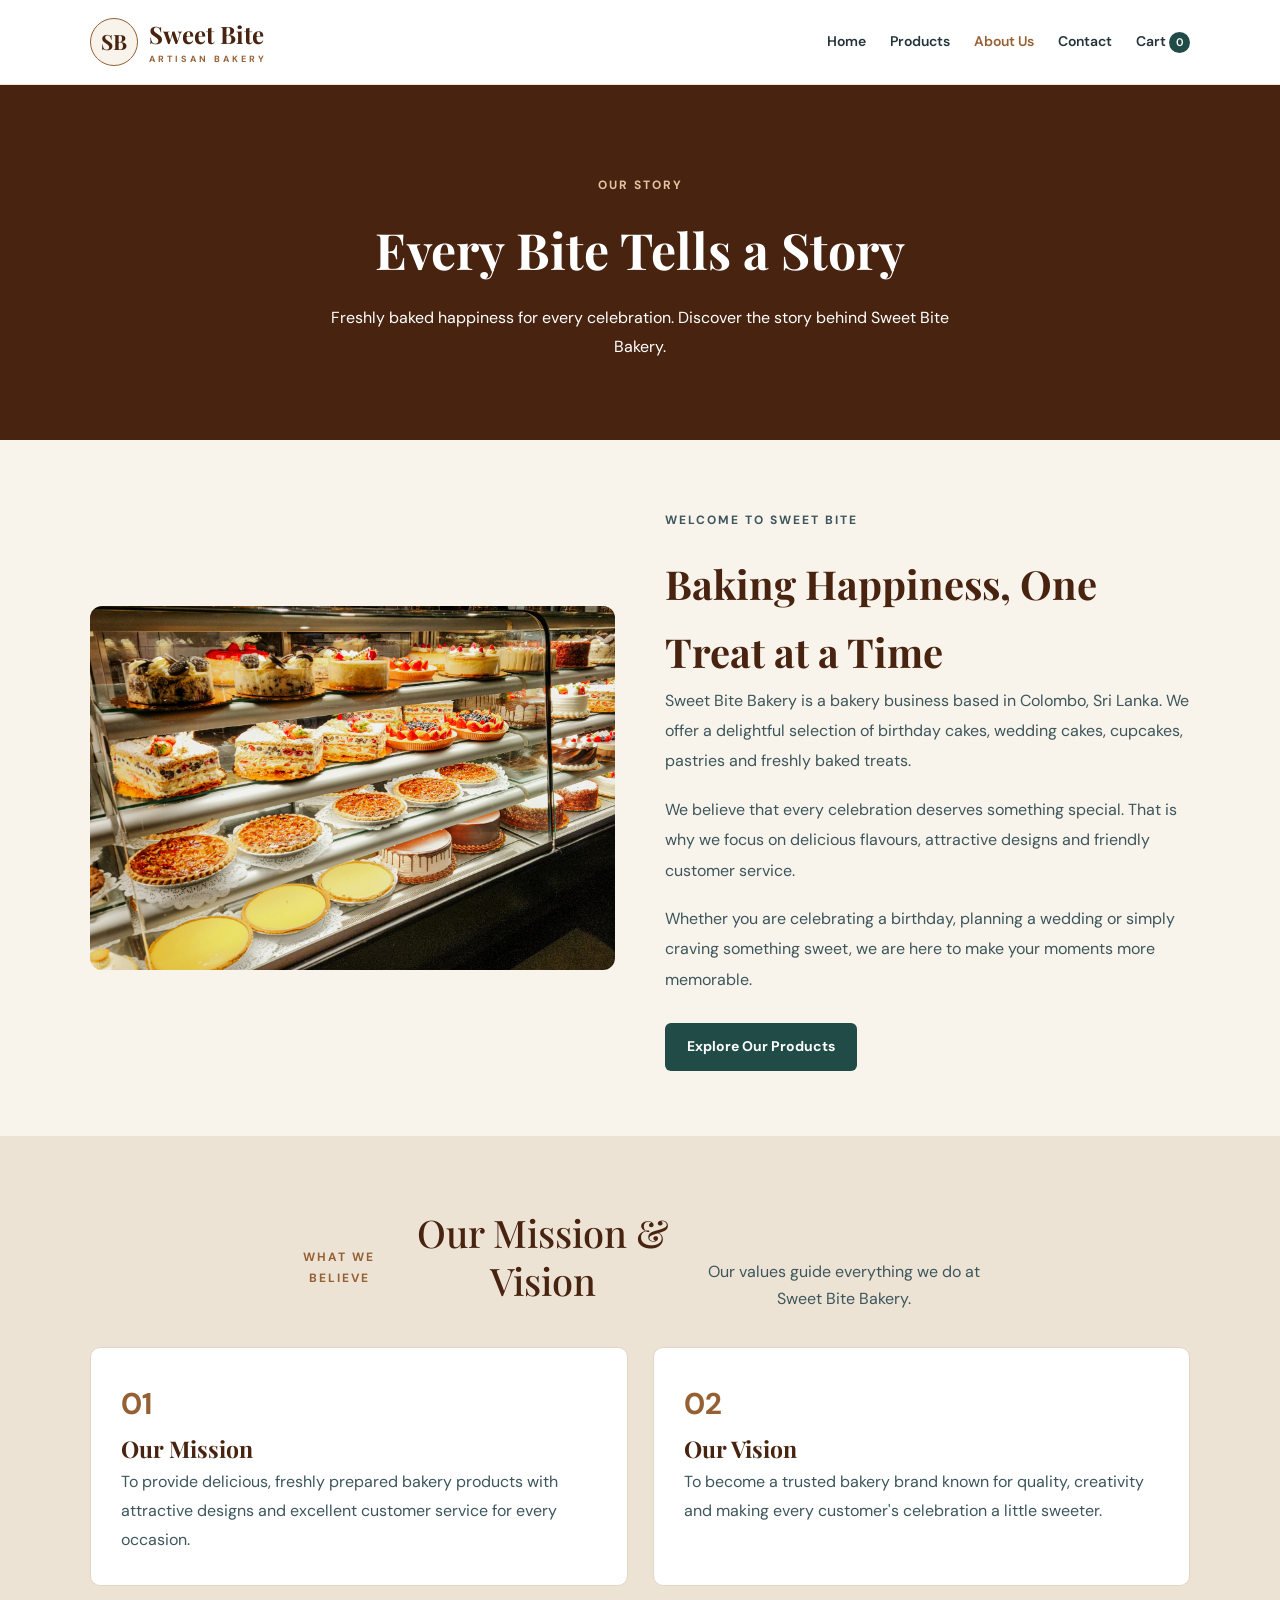
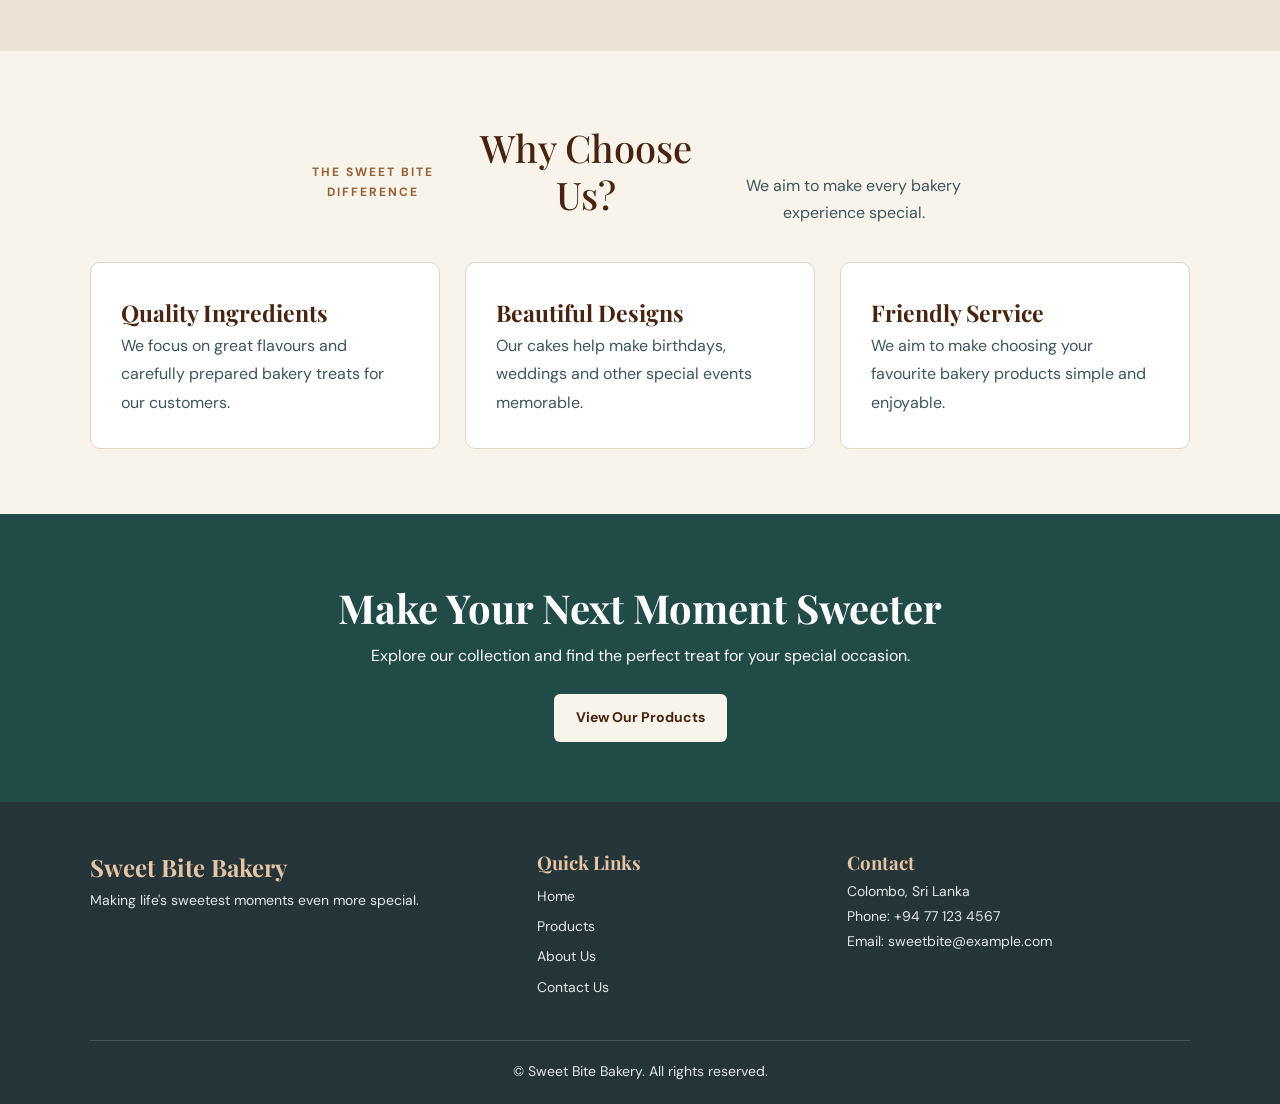
<file: about.html>
<!DOCTYPE html>
<html lang="en">
<head>
    <meta charset="UTF-8">
    <meta name="viewport" content="width=device-width, initial-scale=1.0">

    <title>About Us | Sweet Bite Bakery</title>

    <link rel="stylesheet" href="style.css">

    <link href="https://fonts.googleapis.com/css2?family=DM+Sans:wght@400;500;600;700&family=Playfair+Display:wght@500;600;700&display=swap"
          rel="stylesheet">
</head>
<body>

    <!-- Navigation Bar -->
    <header class="navbar">

        <a href="index.html" class="brand">
                <div class="logo-placeholder">SB</div>
                <div class="brand-text">
                    <span class="brand-name">Sweet Bite</span>
                    <span class="brand-subtitle">ARTISAN BAKERY</span>
                </div>
            </a>

        <nav class="nav-links">
            <a href="index.html">Home</a>
            <a href="products.html">Products</a>
            <a href="about.html" class="active">About Us</a>
            <a href="contact.html">Contact</a>
            <a href="cart.html">Cart <span id="cart-count" class="cart-count">0</span></a>
        </nav>

    </header>


    <!-- Page Banner -->
    <main>

        <section class="page-banner">
            <p class="eyebrow">OUR STORY</p>

            <h1>Every Bite Tells a Story</h1>

            <p>
                Freshly baked happiness for every celebration.
                Discover the story behind Sweet Bite Bakery.
            </p>
        </section>


        <!-- About Introduction -->
        <section class="page-section about-intro">

            <div class="about-image">
                <img src="images/hero-cake.jpg"
                     alt="Beautiful cake from Sweet Bite Bakery">
            </div>

            <div class="about-copy">

                <p class="eyebrow">WELCOME TO SWEET BITE</p>

                <h2>Baking Happiness, One Treat at a Time</h2>

                <p>
                    Sweet Bite Bakery is a bakery business based in Colombo,
                    Sri Lanka. We offer a delightful selection of birthday
                    cakes, wedding cakes, cupcakes, pastries and freshly
                    baked treats.
                </p>

                <p>
                    We believe that every celebration deserves something
                    special. That is why we focus on delicious flavours,
                    attractive designs and friendly customer service.
                </p>

                <p>
                    Whether you are celebrating a birthday, planning a
                    wedding or simply craving something sweet, we are
                    here to make your moments more memorable.
                </p>

                <a href="products.html" class="btn btn-primary">
                    Explore Our Products
                </a>

            </div>

        </section>


        <!-- Mission and Vision -->
        <section class="values-section">

            <div class="section-heading">

                <p class="eyebrow">WHAT WE BELIEVE</p>

                <h2>Our Mission & Vision</h2>

                <p>
                    Our values guide everything we do at Sweet Bite Bakery.
                </p>

            </div>

            <div class="values-grid">

                <article class="value-card">

                    <div class="value-number">01</div>

                    <h3>Our Mission</h3>

                    <p>
                        To provide delicious, freshly prepared bakery
                        products with attractive designs and excellent
                        customer service for every occasion.
                    </p>

                </article>


                <article class="value-card">

                    <div class="value-number">02</div>

                    <h3>Our Vision</h3>

                    <p>
                        To become a trusted bakery brand known for quality,
                        creativity and making every customer's celebration
                        a little sweeter.
                    </p>

                </article>

            </div>

        </section>


        <!-- Why Choose Us -->
        <section class="page-section">

            <div class="section-heading">

                <p class="eyebrow">THE SWEET BITE DIFFERENCE</p>

                <h2>Why Choose Us?</h2>

                <p>
                    We aim to make every bakery experience special.
                </p>

            </div>

            <div class="features-grid">

                <article class="feature-card">

                    <h3>Quality Ingredients</h3>

                    <p>
                        We focus on great flavours and carefully prepared
                        bakery treats for our customers.
                    </p>

                </article>


                <article class="feature-card">

                    <h3>Beautiful Designs</h3>

                    <p>
                        Our cakes help make birthdays, weddings and other
                        special events memorable.
                    </p>

                </article>


                <article class="feature-card">

                    <h3>Friendly Service</h3>

                    <p>
                        We aim to make choosing your favourite bakery
                        products simple and enjoyable.
                    </p>

                </article>

            </div>

        </section>


        <!-- Call to Action -->
        <section class="cta-section">

            <h2>Make Your Next Moment Sweeter</h2>

            <p>
                Explore our collection and find the perfect treat
                for your special occasion.
            </p>

            <a href="products.html" class="btn btn-light">
                View Our Products
            </a>

        </section>

    </main>


    <!-- Footer -->
    <footer class="site-footer">

        <div>
            <h2>Sweet Bite Bakery</h2>

            <p>
                Making life's sweetest moments even more special.
            </p>
        </div>


        <div>
            <h3>Quick Links</h3>

            <a href="index.html">Home</a>
            <a href="products.html">Products</a>
            <a href="about.html">About Us</a>
            <a href="contact.html">Contact Us</a>
        </div>


        <div>
            <h3>Contact</h3>

            <p>Colombo, Sri Lanka</p>
            <p>Phone: +94 77 123 4567</p>
            <p>Email: sweetbite@example.com</p>
        </div>


        <p class="copyright">
            © <span class="current-year"></span>
            Sweet Bite Bakery. All rights reserved.
        </p>

    </footer>


    <script src="cart.js"></script>
    <script src="script.js"></script>

</body>
</html>
</file>
<file: style.css>
/* =========================================
   SWEET BITE BAKERY - FULL STYLESHEET
========================================= */

:root {
    --chocolate: #482410;
    --caramel: #956034;
    --teal: #204B47;
    --charcoal: #243438;
    --blue-grey: #3C565C;

    --cream: #F8F3EB;
    --light-cream: #FFFCF7;
    --beige: #EDE3D5;
    --white: #FFFFFF;
    --muted: #687575;
    --border: #E8DED1;

    --shadow: 0 12px 35px rgba(72, 36, 16, 0.09);

    --heading-font: "Playfair Display", Georgia, serif;
    --body-font: "DM Sans", Arial, sans-serif;
}

* {
    margin: 0;
    padding: 0;
    box-sizing: border-box;
}

html {
    scroll-behavior: smooth;
    scroll-padding-top: 100px;
}

body {
    font-family: var(--body-font);
    background: var(--light-cream);
    color: var(--charcoal);
    line-height: 1.7;
    overflow-x: hidden;
}

img {
    display: block;
    width: 100%;
    max-width: 100%;
}

a {
    color: inherit;
    text-decoration: none;
}

button,
input,
textarea,
select {
    font: inherit;
}

button {
    cursor: pointer;
}

.container {
    width: min(1180px, 90%);
    margin: 0 auto;
}

.section-padding {
    padding: 95px 0;
}


/* Navigation */

.navbar {
    position: sticky;
    top: 0;
    z-index: 1000;
    background: rgba(255, 252, 247, 0.97);
    border-bottom: 1px solid var(--border);
    backdrop-filter: blur(12px);
}

.nav-container {
    min-height: 84px;
    display: flex;
    align-items: center;
    justify-content: space-between;
    gap: 20px;
}

.brand {
    display: inline-flex;
    align-items: center;
    gap: 11px;
    flex-shrink: 0;
}

.logo-placeholder {
    width: 48px;
    height: 48px;
    display: flex;
    align-items: center;
    justify-content: center;
    border: 1px solid var(--caramel);
    border-radius: 50%;
    background: var(--cream);
    color: var(--chocolate);
    font-family: var(--heading-font);
    font-size: 21px;
    font-weight: 700;
}

.brand-text {
    display: flex;
    flex-direction: column;
    line-height: 1.2;
}

.brand-name {
    color: var(--chocolate);
    font-family: var(--heading-font);
    font-size: 24px;
    font-weight: 700;
}

.brand-subtitle {
    margin-top: 5px;
    color: var(--caramel);
    font-size: 9px;
    font-weight: 700;
    letter-spacing: 3px;
}

.nav-links {
    display: flex;
    align-items: center;
    gap: 23px;
}

.nav-links > a {
    color: var(--charcoal);
    font-size: 12px;
    font-weight: 600;
    white-space: nowrap;
    transition: color 0.25s;
}

.nav-links > a:hover,
.nav-links > a.active {
    color: var(--caramel);
}

.nav-links .cart-link {
    display: flex;
    align-items: center;
    gap: 7px;
}

#cart-count {
    min-width: 21px;
    height: 21px;
    display: inline-flex;
    justify-content: center;
    align-items: center;
    padding: 0 5px;
    border-radius: 50%;
    background: var(--teal);
    color: var(--white);
    font-size: 11px;
}

.nav-links .nav-order-btn {
    padding: 11px 16px;
    background: var(--chocolate);
    color: var(--white);
    border-radius: 3px;
}

.nav-links .nav-order-btn:hover {
    background: var(--caramel);
    color: var(--white);
}

.menu-toggle,
.menu-icon {
    display: none;
}


/* Buttons */

.btn {
    min-height: 48px;
    display: inline-flex;
    align-items: center;
    justify-content: center;
    gap: 12px;
    padding: 12px 21px;
    border: 1px solid transparent;
    border-radius: 3px;
    font-size: 12px;
    font-weight: 700;
    transition: 0.25s ease;
}

.btn:hover {
    transform: translateY(-2px);
}

.btn-caramel {
    background: var(--caramel);
    color: var(--white);
}

.btn-caramel:hover {
    background: #7B4A26;
}

.btn-outline-light {
    background: transparent;
    border-color: rgba(255,255,255,0.55);
    color: var(--white);
}

.btn-outline-light:hover {
    background: var(--white);
    color: var(--chocolate);
}

.btn-dark {
    background: var(--chocolate);
    color: var(--white);
}

.btn-dark:hover {
    background: var(--teal);
}

.text-link {
    display: inline-flex;
    gap: 10px;
    align-items: center;
    color: var(--teal);
    font-size: 12px;
    font-weight: 700;
}


/* Hero */

.hero {
    position: relative;
    overflow: hidden;
    background:
        radial-gradient(circle at 15% 20%, rgba(149,96,52,.22), transparent 34%),
        radial-gradient(circle at 85% 85%, rgba(32,75,71,.3), transparent 35%),
        var(--chocolate);
    color: var(--white);
}

.hero-container {
    min-height: 610px;
    padding-top: 70px;
    padding-bottom: 75px;
    display: grid;
    grid-template-columns: 1fr 0.9fr;
    align-items: center;
    gap: 65px;
}

.hero-content {
    max-width: 580px;
}

.eyebrow,
.section-kicker {
    display: inline-flex;
    align-items: center;
    gap: 10px;
    color: var(--caramel);
    font-size: 10px;
    font-weight: 700;
    letter-spacing: 2px;
}

.eyebrow {
    margin-bottom: 24px;
    color: #D9B18A;
}

.eyebrow-line {
    width: 30px;
    height: 1px;
    background: #D9B18A;
}

.hero h1 {
    margin-bottom: 23px;
    font-family: var(--heading-font);
    font-size: clamp(44px, 5vw, 70px);
    font-weight: 500;
    line-height: 1.12;
    letter-spacing: -1.4px;
}

.hero h1 span {
    display: block;
    color: #D9AD7E;
    font-style: italic;
}

.hero-description {
    max-width: 490px;
    margin-bottom: 30px;
    color: #E1D4C9;
    font-size: 14px;
    line-height: 1.95;
}

.hero-buttons {
    display: flex;
    flex-wrap: wrap;
    gap: 13px;
}

.hero-note {
    margin-top: 36px;
    display: flex;
    align-items: center;
    gap: 12px;
    color: #D4C2B2;
    font-family: var(--heading-font);
    font-size: 14px;
    font-style: italic;
}

.hero-note-line {
    width: 32px;
    height: 1px;
    background: var(--caramel);
}

.hero-image-wrap {
    position: relative;
    width: 100%;
    max-width: 480px;
    margin: 0 auto;
    padding: 0 0 28px 22px;
}

.hero-image-frame {
    height: 420px;
    overflow: hidden;
    background: var(--beige);
    border: 1px solid rgba(255,255,255,.2);
    border-radius: 180px 180px 4px 4px;
}

.hero-image {
    height: 100%;
    object-fit: cover;
    transition: transform .5s ease;
}

.hero-image-frame:hover .hero-image {
    transform: scale(1.04);
}

.hero-image-label {
    position: absolute;
    right: -10px;
    bottom: 0;
    z-index: 2;
    min-width: 210px;
    padding: 18px 22px;
    background: var(--cream);
    color: var(--chocolate);
    box-shadow: var(--shadow);
}

.label-small {
    display: block;
    margin-bottom: 5px;
    color: var(--caramel);
    font-size: 9px;
    font-weight: 700;
    letter-spacing: 2px;
}

.label-large {
    font-family: var(--heading-font);
    font-size: 20px;
    font-style: italic;
}


/* Highlights */

.highlights {
    background: var(--cream);
    border-bottom: 1px solid var(--border);
}

.highlights-grid {
    display: grid;
    grid-template-columns: repeat(3, 1fr);
}

.highlight-item {
    min-height: 110px;
    display: flex;
    align-items: center;
    gap: 17px;
    padding: 22px;
}

.highlight-item + .highlight-item {
    border-left: 1px solid var(--border);
}

.highlight-number {
    color: var(--caramel);
    font-family: var(--heading-font);
    font-size: 29px;
    font-style: italic;
}

.highlight-item h3 {
    color: var(--chocolate);
    font-family: var(--heading-font);
    font-size: 16px;
    font-weight: 600;
}

.highlight-item p {
    color: var(--muted);
    font-size: 11px;
}


/* Headings */

.section-heading {
    display: flex;
    align-items: end;
    justify-content: space-between;
    gap: 25px;
    margin-bottom: 40px;
}

.section-heading h2,
.why-content h2,
.cta-container h2 {
    margin-top: 12px;
    color: var(--chocolate);
    font-family: var(--heading-font);
    font-size: clamp(30px, 3.5vw, 43px);
    font-weight: 500;
    line-height: 1.25;
}

.section-heading h2 span,
.why-content h2 span {
    color: var(--teal);
    font-style: italic;
}

.centered-heading {
    display: block;
    max-width: 680px;
    margin: 0 auto 45px;
    text-align: center;
}

.centered-heading > p {
    max-width: 550px;
    margin: 14px auto 0;
    color: var(--muted);
    font-size: 13px;
}


/* Categories */

.categories {
    background: var(--light-cream);
}

.category-grid {
    display: grid;
    grid-template-columns: repeat(4, minmax(0, 1fr));
    gap: 22px;
}

.category-card {
    display: block;
    min-width: 0;
}

.category-image {
    position: relative;
    height: 255px;
    overflow: hidden;
    background: var(--beige);
}

.category-image img {
    height: 100%;
    object-fit: cover;
    transition: transform .5s ease;
}

.category-card:hover .category-image img {
    transform: scale(1.06);
}

.category-number {
    position: absolute;
    top: 13px;
    left: 13px;
    width: 35px;
    height: 35px;
    display: flex;
    align-items: center;
    justify-content: center;
    border-radius: 50%;
    background: var(--cream);
    color: var(--chocolate);
    font-family: var(--heading-font);
    font-size: 13px;
}

.category-info {
    display: flex;
    justify-content: space-between;
    align-items: center;
    gap: 10px;
    padding: 17px 0;
    border-bottom: 1px solid var(--border);
}

.category-info h3 {
    margin-bottom: 5px;
    color: var(--chocolate);
    font-family: var(--heading-font);
    font-size: 18px;
    font-weight: 600;
}

.category-info p {
    color: var(--muted);
    font-size: 11px;
}

.category-arrow {
    width: 35px;
    height: 35px;
    flex-shrink: 0;
    display: flex;
    align-items: center;
    justify-content: center;
    border-radius: 50%;
    background: var(--cream);
    color: var(--teal);
    transition: .25s ease;
}

.category-card:hover .category-arrow {
    background: var(--teal);
    color: var(--white);
}


/* Featured products */

.featured {
    background: var(--cream);
}

.featured-grid {
    display: grid;
    grid-template-columns: repeat(3, minmax(0, 1fr));
    gap: 25px;
}

.product-card {
    min-width: 0;
    overflow: hidden;
    background: var(--white);
    border: 1px solid rgba(72,36,16,.08);
    transition: transform .3s ease, box-shadow .3s ease;
}

.product-card:hover {
    transform: translateY(-5px);
    box-shadow: var(--shadow);
}

.product-image {
    position: relative;
    display: block;
    height: 275px;
    overflow: hidden;
    background: var(--beige);
}

.product-image img {
    height: 100%;
    object-fit: cover;
    transition: transform .5s ease;
}

.product-card:hover .product-image img {
    transform: scale(1.05);
}

.product-tag {
    position: absolute;
    top: 14px;
    left: 14px;
    padding: 7px 10px;
    background: var(--caramel);
    color: var(--white);
    font-size: 8px;
    font-weight: 700;
    letter-spacing: 1px;
}

.teal-tag {
    background: var(--teal);
}

.product-details {
    padding: 21px;
}

.product-category-label {
    color: var(--caramel);
    font-size: 9px;
    font-weight: 700;
    letter-spacing: 1.5px;
}

.product-details h3 {
    margin: 9px 0;
    color: var(--chocolate);
    font-family: var(--heading-font);
    font-size: 20px;
    font-weight: 600;
    line-height: 1.4;
}

.product-details > p {
    min-height: 44px;
    color: var(--muted);
    font-size: 12px;
    line-height: 1.8;
}

.product-bottom {
    margin-top: 17px;
    padding-top: 15px;
    display: flex;
    align-items: center;
    justify-content: space-between;
    border-top: 1px solid var(--border);
}

.product-bottom strong {
    color: var(--teal);
    font-size: 14px;
}

.add-cart {
    width: 38px;
    height: 38px;
    display: flex;
    justify-content: center;
    align-items: center;
    border: none;
    background: var(--chocolate);
    color: var(--white);
    font-size: 25px;
    transition: background .25s;
}

.add-cart:hover {
    background: var(--teal);
}

.featured-cta {
    margin-top: 40px;
    text-align: center;
}


/* Why choose us */

.why-us {
    background: var(--light-cream);
}

.why-grid {
    display: grid;
    grid-template-columns: .95fr 1fr;
    align-items: center;
    gap: 75px;
}

.why-image {
    position: relative;
    padding: 0 30px 30px 0;
}

.why-image > img {
    height: 510px;
    object-fit: cover;
    background: var(--beige);
}

.why-image::after {
    position: absolute;
    z-index: -1;
    content: "";
    left: 25px;
    right: 0;
    bottom: 0;
    height: 80%;
    border: 1px solid var(--caramel);
}

.why-image-badge {
    position: absolute;
    right: 0;
    bottom: 0;
    max-width: 240px;
    padding: 21px 24px;
    background: var(--teal);
    color: var(--white);
}

.why-image-badge span {
    display: block;
    margin-bottom: 5px;
    color: #D9B18A;
    font-size: 9px;
    font-weight: 700;
    letter-spacing: 2px;
}

.why-image-badge strong {
    font-family: var(--heading-font);
    font-size: 20px;
    font-weight: 500;
}

.why-content h2 {
    margin-bottom: 18px;
}

.why-intro {
    margin-bottom: 25px;
    color: var(--muted);
    font-size: 13px;
    line-height: 2;
}

.why-feature {
    display: flex;
    gap: 16px;
    padding: 17px 0;
    border-top: 1px solid var(--border);
}

.feature-icon {
    width: 40px;
    height: 40px;
    flex-shrink: 0;
    display: flex;
    justify-content: center;
    align-items: center;
    border: 1px solid var(--caramel);
    border-radius: 50%;
    color: var(--caramel);
    font-family: var(--heading-font);
    font-size: 13px;
}

.why-feature h3 {
    margin-bottom: 4px;
    color: var(--chocolate);
    font-family: var(--heading-font);
    font-size: 17px;
}

.why-feature p {
    color: var(--muted);
    font-size: 12px;
}

.why-content > .btn {
    margin-top: 17px;
}


/* Testimonials */

.testimonials {
    background: var(--cream);
}

.testimonial-grid {
    display: grid;
    grid-template-columns: repeat(3, minmax(0, 1fr));
    gap: 22px;
}

.testimonial-card {
    padding: 28px;
    background: var(--light-cream);
    border: 1px solid var(--border);
}

.featured-review {
    background: var(--teal);
    border-color: var(--teal);
    color: var(--white);
}

.quote-mark {
    height: 42px;
    color: var(--caramel);
    font-family: var(--heading-font);
    font-size: 55px;
    line-height: 1;
}

.testimonial-card > p {
    min-height: 100px;
    margin: 15px 0 22px;
    color: var(--blue-grey);
    font-size: 12px;
    line-height: 1.9;
}

.featured-review > p {
    color: #E4EEEB;
}

.testimonial-person {
    padding-top: 17px;
    display: flex;
    align-items: center;
    gap: 12px;
    border-top: 1px solid var(--border);
}

.featured-review .testimonial-person {
    border-color: rgba(255,255,255,.2);
}

.review-avatar {
    width: 40px;
    height: 40px;
    display: flex;
    justify-content: center;
    align-items: center;
    border-radius: 50%;
    background: var(--beige);
    color: var(--chocolate);
    font-family: var(--heading-font);
    font-size: 17px;
}

.featured-review .review-avatar {
    background: var(--caramel);
    color: var(--white);
}

.testimonial-person h3 {
    font-family: var(--heading-font);
    font-size: 15px;
}

.testimonial-person span {
    display: block;
    color: var(--muted);
    font-size: 10px;
}

.featured-review .testimonial-person span {
    color: #D4E1DE;
}


/* CTA */

.cta-section {
    padding: 60px 0;
    background: var(--chocolate);
    color: var(--white);
}

.cta-container {
    display: flex;
    align-items: center;
    justify-content: space-between;
    gap: 30px;
}

.cta-container .section-kicker {
    color: #D9B18A;
}

.cta-container h2 {
    margin-top: 10px;
    color: var(--white);
    font-size: clamp(28px, 3.5vw, 40px);
}

.cta-container h2 span {
    color: #D9AD7E;
    font-style: italic;
}

.cta-container p {
    margin-top: 12px;
    color: #D4C2B2;
    font-size: 13px;
}


/* Footer */

.footer {
    padding-top: 65px;
    background: var(--charcoal);
    color: var(--white);
}

.footer-grid {
    display: grid;
    grid-template-columns: 1.4fr .7fr .8fr 1fr;
    gap: 38px;
    padding-bottom: 50px;
}

.footer-logo .brand-name {
    color: var(--white);
}

.footer-logo .brand-subtitle {
    color: #D9AD7E;
}

.footer-logo-placeholder {
    background: transparent;
    color: #D9AD7E;
    border-color: var(--caramel);
}

.footer-brand > p {
    max-width: 280px;
    margin-top: 22px;
    color: #C5CFCE;
    font-size: 12px;
    line-height: 1.9;
}

.footer-tagline {
    display: inline-block;
    margin-top: 13px;
    color: #D9AD7E;
    font-family: var(--heading-font);
    font-size: 14px;
    font-style: italic;
}

.footer-column {
    display: flex;
    flex-direction: column;
    align-items: flex-start;
    gap: 12px;
}

.footer-column h3 {
    margin-bottom: 8px;
    color: #E5C8A8;
    font-family: var(--heading-font);
    font-size: 17px;
    font-weight: 500;
}

.footer-column a,
.footer-column p {
    color: #C5CFCE;
    font-size: 12px;
    line-height: 1.8;
    transition: color .25s;
}

.footer-column a:hover {
    color: #D9AD7E;
}

.footer-contact-link {
    margin-top: 5px;
    color: #D9AD7E !important;
    font-weight: 700;
}

.footer-bottom {
    min-height: 65px;
    display: flex;
    align-items: center;
    justify-content: space-between;
    gap: 15px;
    border-top: 1px solid rgba(255,255,255,.13);
}

.footer-bottom p {
    color: #AEBDBB;
    font-size: 10px;
}


/* Accessibility */

a:focus-visible,
button:focus-visible {
    outline: 2px solid var(--caramel);
    outline-offset: 4px;
}


/* Tablet */

@media (max-width: 1050px) {
    .nav-links {
        gap: 13px;
    }

    .nav-links > a {
        font-size: 11px;
    }

    .hero-container {
        gap: 35px;
    }

    .hero-image-frame {
        height: 370px;
    }

    .category-grid {
        grid-template-columns: repeat(2, minmax(0, 1fr));
        gap: 28px 22px;
    }

    .category-image {
        height: 290px;
    }

    .why-grid {
        gap: 45px;
    }

    .footer-grid {
        grid-template-columns: repeat(2, minmax(0, 1fr));
    }
}


/* Mobile Navigation */

@media (max-width: 780px) {
    .nav-container {
        min-height: 74px;
        flex-wrap: wrap;
    }

    .brand-name {
        font-size: 22px;
    }

    .logo-placeholder {
        width: 43px;
        height: 43px;
        font-size: 18px;
    }

    .menu-icon {
        width: 29px;
        height: 30px;
        display: flex;
        flex-direction: column;
        justify-content: center;
        gap: 6px;
        cursor: pointer;
    }

    .menu-icon span {
        width: 100%;
        height: 2px;
        background: var(--chocolate);
        transition: .25s;
    }

    .nav-links {
        position: absolute;
        top: 100%;
        left: 0;
        right: 0;
        display: none;
        flex-direction: column;
        align-items: stretch;
        gap: 0;
        padding: 10px 5% 20px;
        background: var(--light-cream);
        border-bottom: 1px solid var(--border);
        box-shadow: var(--shadow);
    }

    .nav-links > a {
        padding: 12px 0;
        border-bottom: 1px solid var(--border);
        font-size: 13px;
    }

    .nav-links .nav-order-btn {
        margin-top: 12px;
        padding: 12px;
        text-align: center;
        border-bottom: none;
    }

    .menu-toggle:checked ~ .nav-links {
        display: flex;
    }

    .menu-toggle:checked + .menu-icon span:nth-child(1) {
        transform: translateY(8px) rotate(45deg);
    }

    .menu-toggle:checked + .menu-icon span:nth-child(2) {
        opacity: 0;
    }

    .menu-toggle:checked + .menu-icon span:nth-child(3) {
        transform: translateY(-8px) rotate(-45deg);
    }

    .section-padding {
        padding: 70px 0;
    }

    .hero-container {
        min-height: auto;
        padding-top: 60px;
        padding-bottom: 65px;
        grid-template-columns: 1fr;
        gap: 48px;
    }

    .hero h1 {
        font-size: clamp(43px, 9vw, 62px);
    }

    .hero-image-wrap {
        max-width: 440px;
    }

    .hero-image-frame {
        height: 370px;
    }

    .highlights-grid {
        grid-template-columns: 1fr;
        padding: 10px 0;
    }

    .highlight-item {
        min-height: 85px;
        padding: 17px 5px;
    }

    .highlight-item + .highlight-item {
        border-left: none;
        border-top: 1px solid var(--border);
    }

    .section-heading {
        align-items: flex-start;
        flex-direction: column;
        gap: 15px;
        margin-bottom: 30px;
    }

    .centered-heading {
        text-align: center;
    }

    .featured-grid {
        grid-template-columns: repeat(2, minmax(0, 1fr));
        gap: 17px;
    }

    .product-image {
        height: 230px;
    }

    .product-details {
        padding: 16px;
    }

    .product-details h3 {
        font-size: 17px;
    }

    .why-grid {
        grid-template-columns: 1fr;
        gap: 45px;
    }

    .why-image {
        max-width: 520px;
        width: 100%;
    }

    .why-image > img {
        height: 420px;
    }

    .testimonial-grid {
        grid-template-columns: 1fr;
    }

    .testimonial-card > p {
        min-height: auto;
    }

    .cta-container {
        align-items: flex-start;
        flex-direction: column;
    }

    .footer-grid {
        gap: 35px 25px;
    }

    .footer-bottom {
        padding: 20px 0;
        align-items: flex-start;
        flex-direction: column;
        justify-content: center;
    }
}


/* Small mobile screens */

@media (max-width: 480px) {
    .hero-container {
        padding-top: 48px;
        padding-bottom: 55px;
    }

    .hero h1 {
        font-size: 42px;
        letter-spacing: -1px;
    }

    .hero-description {
        font-size: 13px;
    }

    .hero-buttons {
        flex-direction: column;
        align-items: stretch;
    }

    .hero-buttons .btn {
        width: 100%;
    }

    .hero-image-wrap {
        padding-left: 10px;
        padding-right: 5px;
    }

    .hero-image-frame {
        height: 300px;
    }

    .hero-image-label {
        right: -2px;
        min-width: 180px;
        padding: 15px 17px;
    }

    .label-large {
        font-size: 18px;
    }

    .category-grid,
    .featured-grid {
        grid-template-columns: 1fr;
    }

    .category-image {
        height: 280px;
    }

    .product-image {
        height: 285px;
    }

    .why-image {
        padding-right: 20px;
        padding-bottom: 25px;
    }

    .why-image > img {
        height: 330px;
    }

    .why-image-badge {
        max-width: 215px;
        padding: 16px 18px;
    }

    .why-image-badge strong {
        font-size: 18px;
    }

    .testimonial-card {
        padding: 23px;
    }

    .footer-grid {
        grid-template-columns: 1fr;
    }

    .footer {
        padding-top: 50px;
    }
}


/* Respect reduced-motion preferences */

@media (prefers-reduced-motion: reduce) {
    html {
        scroll-behavior: auto;
    }

    *,
    *::before,
    *::after {
        transition-duration: .01ms !important;
    }
}


/* =====================================
   SWEET BITE - SHARED PAGE STYLES
===================================== */

:root {
    --chocolate: #482410;
    --caramel: #956034;
    --teal: #204B47;
    --charcoal: #243438;
    --blue-grey: #3C565C;
    --cream: #F8F3EB;
    --beige: #EDE3D5;
    --white: #FFFFFF;
}

body {
    margin: 0;
    background: var(--cream);
    color: var(--charcoal);
    font-family: "DM Sans", sans-serif;
}

h1, h2, h3 {
    font-family: "Playfair Display", serif;
}

a {
    text-decoration: none;
}

.navbar {
    display: flex;
    justify-content: space-between;
    align-items: center;
    gap: 24px;
    padding: 18px 7%;
    background: var(--white);
    border-bottom: 1px solid var(--beige);
    position: relative;
    z-index: 5;
}

.logo {
    display: flex;
    align-items: center;
    gap: 10px;
    color: var(--chocolate);
    font-weight: 700;
    font-size: 22px;
}

.logo:first-letter {
    color: var(--caramel);
}

.nav-links {
    display: flex;
    align-items: center;
    flex-wrap: wrap;
    gap: 24px;
}

.nav-links a {
    color: var(--charcoal);
    font-size: 14px;
    font-weight: 600;
    transition: color 0.2s ease;
}

.nav-links a:hover,
.nav-links a.active {
    color: var(--caramel);
}

.cart-count {
    display: inline-flex;
    align-items: center;
    justify-content: center;
    min-width: 20px;
    height: 20px;
    padding: 0 4px;
    background: var(--teal);
    color: var(--white);
    border-radius: 50px;
    font-size: 12px;
}

.btn {
    display: inline-block;
    padding: 12px 22px;
    border: 0;
    border-radius: 6px;
    font-family: "DM Sans", sans-serif;
    font-size: 14px;
    font-weight: 700;
    text-align: center;
    cursor: pointer;
    transition: 0.2s ease;
}

.btn-primary {
    background: var(--teal);
    color: var(--white);
}

.btn-primary:hover {
    background: var(--charcoal);
    transform: translateY(-2px);
}

.btn-outline {
    background: transparent;
    border: 1px solid var(--teal);
    color: var(--teal);
}

.btn-outline:hover {
    background: var(--teal);
    color: var(--white);
}

.btn-light {
    background: var(--cream);
    color: var(--chocolate);
}

.page-banner {
    padding: 78px 20px;
    background: var(--chocolate);
    color: var(--white);
    text-align: center;
}

.page-banner h1 {
    margin: 10px 0;
    font-size: clamp(32px, 5vw, 50px);
}

.page-banner p {
    max-width: 650px;
    margin: 12px auto 0;
    line-height: 1.8;
}

.eyebrow {
    color: var(--caramel);
    font-size: 12px;
    font-weight: 700;
    letter-spacing: 2px;
    text-transform: uppercase;
}

.page-banner .eyebrow {
    color: #E5C5A3;
}

.page-section {
    padding: 65px 7%;
}

.section-heading {
    max-width: 700px;
    margin: 0 auto 35px;
    text-align: center;
}

.section-heading h2 {
    margin: 8px 0;
    color: var(--chocolate);
    font-size: clamp(27px, 4vw, 38px);
}

.section-heading p:last-child {
    line-height: 1.7;
    color: var(--blue-grey);
}

/* PRODUCTS */

.filter-buttons {
    display: flex;
    justify-content: center;
    flex-wrap: wrap;
    gap: 10px;
    margin-bottom: 35px;
}

.filter-btn {
    padding: 10px 17px;
    border: 1px solid #D8C8B5;
    border-radius: 30px;
    background: var(--white);
    color: var(--chocolate);
    font-family: inherit;
    font-weight: 600;
    cursor: pointer;
}

.filter-btn:hover,
.filter-btn.active {
    background: var(--teal);
    border-color: var(--teal);
    color: var(--white);
}

.product-grid {
    display: grid;
    grid-template-columns: repeat(3, minmax(0, 1fr));
    gap: 25px;
}

.product-card {
    overflow: hidden;
    background: var(--white);
    border: 1px solid var(--beige);
    border-radius: 12px;
    box-shadow: 0 5px 20px rgba(72, 36, 16, 0.05);
    transition: transform 0.25s ease, box-shadow 0.25s ease;
}

.product-card:hover {
    transform: translateY(-5px);
    box-shadow: 0 12px 28px rgba(72, 36, 16, 0.12);
}

.product-card > img {
    display: block;
    width: 100%;
    height: 230px;
    object-fit: cover;
}

.product-card-content {
    padding: 22px;
}

.product-category {
    color: var(--caramel);
    font-size: 11px;
    font-weight: 700;
    text-transform: uppercase;
    letter-spacing: 1px;
}

.product-card h3 {
    margin: 10px 0;
    color: var(--chocolate);
    font-size: 21px;
}

.product-card p {
    min-height: 44px;
    color: var(--blue-grey);
    font-size: 14px;
    line-height: 1.6;
}

.product-card-bottom {
    display: flex;
    justify-content: space-between;
    align-items: center;
    gap: 10px;
    margin-top: 20px;
}

.product-card-bottom strong {
    color: var(--teal);
    font-size: 15px;
}

.product-card-bottom .btn {
    padding: 10px 13px;
}

/* ABOUT */

.about-intro {
    display: grid;
    grid-template-columns: 1fr 1fr;
    align-items: center;
    gap: 50px;
}

.about-image img {
    display: block;
    width: 100%;
    min-height: 330px;
    max-height: 500px;
    object-fit: cover;
    border-radius: 12px;
}

.about-copy h2 {
    color: var(--chocolate);
    font-size: clamp(28px, 4vw, 40px);
}

.about-copy p {
    color: var(--blue-grey);
    line-height: 1.9;
    margin-bottom: 18px;
}

.about-copy .btn {
    margin-top: 10px;
}

.values-section {
    padding: 65px 7%;
    background: var(--beige);
}

.values-grid,
.features-grid {
    display: grid;
    grid-template-columns: repeat(2, minmax(0, 1fr));
    gap: 25px;
    max-width: 1100px;
    margin: 0 auto;
}

.value-card,
.feature-card {
    padding: 30px;
    border: 1px solid #E2D5C5;
    border-radius: 10px;
    background: var(--white);
}

.value-number {
    color: var(--caramel);
    font-size: 30px;
    font-weight: 700;
}

.value-card h3,
.feature-card h3 {
    color: var(--chocolate);
    font-size: 23px;
}

.value-card p,
.feature-card p {
    color: var(--blue-grey);
    line-height: 1.8;
}

.features-grid {
    grid-template-columns: repeat(3, minmax(0, 1fr));
}

.cta-section {
    padding: 60px 7%;
    background: var(--teal);
    color: var(--white);
    text-align: center;
}

.cta-section h2 {
    font-size: clamp(28px, 4vw, 40px);
}

.cta-section p {
    margin-bottom: 25px;
    line-height: 1.7;
}

/* CONTACT */

.contact-layout {
    display: grid;
    grid-template-columns: 0.9fr 1.1fr;
    gap: 45px;
    align-items: start;
}

.contact-information h2,
.contact-form-card h2 {
    color: var(--chocolate);
    font-size: 30px;
}

.contact-information > p:not(.eyebrow) {
    color: var(--blue-grey);
    line-height: 1.8;
}

.contact-detail {
    padding: 12px 0;
    border-bottom: 1px solid var(--beige);
}

.contact-detail h3 {
    margin-bottom: 6px;
    color: var(--teal);
    font-size: 19px;
}

.contact-detail p {
    margin: 5px 0;
    color: var(--blue-grey);
    line-height: 1.6;
}

.contact-form-card {
    padding: 30px;
    background: var(--white);
    border: 1px solid var(--beige);
    border-radius: 12px;
    box-shadow: 0 8px 25px rgba(72, 36, 16, 0.06);
}

.form-group {
    margin-bottom: 18px;
}

.form-group label {
    display: block;
    margin-bottom: 8px;
    color: var(--charcoal);
    font-size: 14px;
    font-weight: 700;
}

.form-group input,
.form-group textarea {
    box-sizing: border-box;
    width: 100%;
    padding: 13px 14px;
    border: 1px solid #D8C8B5;
    border-radius: 6px;
    outline: none;
    background: #FFFEFC;
    color: var(--charcoal);
    font-family: inherit;
    font-size: 14px;
}

.form-group input:focus,
.form-group textarea:focus {
    border-color: var(--teal);
    box-shadow: 0 0 0 3px rgba(32, 75, 71, 0.1);
}

.form-group textarea {
    resize: vertical;
}

.contact-form-card .btn {
    width: 100%;
}

.map-section iframe {
    display: block;
    border-radius: 10px;
}

/* CART */

.cart-items {
    display: grid;
    gap: 18px;
}

.cart-item {
    display: flex;
    align-items: center;
    gap: 22px;
    padding: 20px;
    background: var(--white);
    border: 1px solid var(--beige);
    border-radius: 10px;
}

.cart-item > img {
    width: 115px;
    height: 105px;
    object-fit: cover;
    border-radius: 8px;
}

.cart-item-details {
    flex: 1;
}

.cart-item-details h3 {
    margin: 0 0 8px;
    color: var(--chocolate);
    font-size: 20px;
}

.cart-item-details p {
    color: var(--blue-grey);
    font-size: 14px;
}

.quantity-controls {
    display: inline-flex;
    align-items: center;
    gap: 15px;
    margin-top: 8px;
    padding: 5px 10px;
    border: 1px solid var(--beige);
    border-radius: 6px;
}

.quantity-controls button {
    border: none;
    background: transparent;
    color: var(--teal);
    font-size: 22px;
    cursor: pointer;
}

.quantity-controls span {
    font-weight: 700;
}

.cart-item-end {
    display: flex;
    flex-direction: column;
    align-items: flex-end;
    gap: 12px;
}

.cart-item-end strong {
    color: var(--teal);
}

.remove-btn {
    border: none;
    background: transparent;
    color: #A13C32;
    font-family: inherit;
    font-weight: 600;
    cursor: pointer;
}

.cart-summary {
    max-width: 450px;
    margin: 30px 0 0 auto;
    padding: 25px;
    background: var(--white);
    border: 1px solid var(--beige);
    border-radius: 10px;
}

.cart-summary h2 {
    color: var(--chocolate);
}

.summary-line {
    display: flex;
    justify-content: space-between;
    gap: 20px;
    padding: 18px 0;
    border-top: 1px solid var(--beige);
    font-size: 18px;
}

.summary-line strong {
    color: var(--teal);
}

.cart-note {
    color: var(--blue-grey);
    font-size: 13px;
    line-height: 1.6;
}

.cart-summary .btn {
    display: block;
    box-sizing: border-box;
    width: 100%;
    margin-top: 12px;
}

.continue-shopping {
    display: block;
    margin-top: 18px;
    color: var(--teal);
    font-weight: 700;
    text-align: center;
}

.empty-cart {
    padding: 55px 20px;
    background: var(--white);
    border: 1px solid var(--beige);
    border-radius: 10px;
    text-align: center;
}

.empty-cart h2 {
    color: var(--chocolate);
}

.empty-cart p {
    margin-bottom: 25px;
    color: var(--blue-grey);
}

/* FOOTER */

.site-footer {
    display: grid;
    grid-template-columns: 1.2fr 0.8fr 1fr;
    gap: 35px;
    padding: 45px 7% 20px;
    background: var(--charcoal);
    color: var(--white);
}

.site-footer h2,
.site-footer h3 {
    color: #E5C5A3;
}

.site-footer p,
.site-footer a {
    color: #E2E8E8;
    font-size: 14px;
    line-height: 1.8;
}

.site-footer a {
    display: block;
    margin: 5px 0;
}

.site-footer a:hover {
    color: #E5C5A3;
}

.copyright {
    grid-column: 1 / -1;
    padding-top: 18px;
    border-top: 1px solid #455458;
    text-align: center;
}

/* RESPONSIVE DESIGN */

@media (max-width: 900px) {
    .product-grid {
        grid-template-columns: repeat(2, minmax(0, 1fr));
    }

    .about-intro,
    .contact-layout {
        grid-template-columns: 1fr;
    }

    .features-grid {
        grid-template-columns: 1fr;
    }

    .site-footer {
        grid-template-columns: repeat(2, minmax(0, 1fr));
    }
}

@media (max-width: 600px) {
    .navbar {
        flex-direction: column;
        padding: 18px 5%;
    }

    .nav-links {
        justify-content: center;
        gap: 14px;
    }

    .nav-links a {
        font-size: 13px;
    }

    .page-banner {
        padding: 55px 18px;
    }

    .page-section,
    .values-section {
        padding: 45px 5%;
    }

    .product-grid,
    .values-grid {
        grid-template-columns: 1fr;
    }

    .product-card > img {
        height: 240px;
    }

    .product-card-bottom {
        flex-wrap: wrap;
    }

    .contact-form-card {
        padding: 20px;
    }

    .cart-item {
        align-items: flex-start;
        flex-wrap: wrap;
        gap: 14px;
    }

    .cart-item > img {
        width: 85px;
        height: 85px;
    }

    .cart-item-details {
        min-width: 150px;
    }

    .cart-item-end {
        width: 100%;
        flex-direction: row;
        justify-content: space-between;
        align-items: center;
        padding-top: 12px;
        border-top: 1px solid var(--beige);
    }

    .cart-summary {
        box-sizing: border-box;
        width: 100%;
    }

    .site-footer {
        grid-template-columns: 1fr;
        padding: 35px 6% 20px;
    }

    .copyright {
        grid-column: auto;
    }
}

/* CHECKOUT PAGE */

.checkout-container {
    max-width: 1100px;
    width: 92%;
    margin: 50px auto;
}

.checkout-heading {
    text-align: center;
    margin-bottom: 35px;
}

.checkout-heading h1 {
    color: #482410;
    font-family: "Playfair Display", serif;
    font-size: 2.5rem;
    margin-bottom: 10px;
}

.checkout-heading p {
    color: #3C565C;
}

.checkout-layout {
    display: grid;
    grid-template-columns: 1.4fr 1fr;
    gap: 28px;
    align-items: start;
}

.checkout-card {
    background: #ffffff;
    padding: 28px;
    border-radius: 12px;
    box-shadow: 0 5px 22px rgba(36, 52, 56, 0.09);
}

.checkout-card h2 {
    color: #482410;
    font-family: "Playfair Display", serif;
    margin: 0 0 22px;
}

.checkout-card form > label:not(.payment-option) {
    display: block;
    color: #243438;
    font-weight: 600;
    margin: 16px 0 7px;
}

.checkout-card input[type="text"],
.checkout-card input[type="tel"],
.checkout-card input[type="email"],
.checkout-card textarea {
    display: block;
    width: 100%;
    padding: 12px;
    border: 1px solid #D7C9B9;
    border-radius: 7px;
    background: #F8F3EB;
    color: #243438;
    font: inherit;
    box-sizing: border-box;
}

.checkout-card input:focus,
.checkout-card textarea:focus {
    outline: 2px solid #956034;
    border-color: #956034;
}

.payment-heading {
    margin-top: 30px !important;
}

.payment-option {
    display: flex;
    align-items: flex-start;
    gap: 12px;
    padding: 15px;
    margin-bottom: 12px;
    border: 1px solid #D7C9B9;
    border-radius: 8px;
    cursor: pointer;
    background: #F8F3EB;
}

.payment-option input {
    margin-top: 4px;
    accent-color: #204B47;
}

.payment-option span {
    display: flex;
    flex-direction: column;
    gap: 5px;
}

.payment-option strong {
    color: #482410;
}

.payment-option small {
    color: #3C565C;
    line-height: 1.5;
}

.payment-note {
    padding: 14px;
    margin: 15px 0;
    border-left: 4px solid #956034;
    background: #F8F3EB;
    color: #482410;
    line-height: 1.6;
    font-size: 0.9rem;
}

.place-order-btn {
    display: block;
    width: 100%;
    margin-top: 24px;
    border: none;
    cursor: pointer;
    font: inherit;
}

.place-order-btn:disabled {
    opacity: 0.5;
    cursor: not-allowed;
}

.back-to-cart {
    display: block;
    text-align: center;
    color: #204B47;
    margin-top: 18px;
    text-decoration: none;
}

.back-to-cart:hover {
    text-decoration: underline;
}

.checkout-product {
    display: flex;
    justify-content: space-between;
    gap: 15px;
    padding: 16px 0;
    border-bottom: 1px solid #EDE3D5;
}

.checkout-product h3 {
    color: #482410;
    font-size: 1rem;
    margin: 0 0 6px;
}

.checkout-product p {
    color: #3C565C;
    font-size: 0.9rem;
    margin: 0;
}

.checkout-product strong {
    color: #204B47;
    white-space: nowrap;
}

.checkout-total-row {
    display: flex;
    justify-content: space-between;
    gap: 15px;
    margin-top: 22px;
    padding-top: 18px;
    border-top: 2px solid #EDE3D5;
    color: #482410;
    font-size: 1.1rem;
}

.checkout-total-row strong {
    color: #204B47;
}

@media (max-width: 768px) {
    .checkout-layout {
        grid-template-columns: 1fr;
    }

    .checkout-container {
        margin: 30px auto;
    }

    .checkout-card {
        padding: 20px;
    }

    .checkout-heading h1 {
        font-size: 2rem;
    }
}

/* ==============================
   CHECKOUT PAGE
================================ */

.checkout-container {
    max-width: 1100px;
    width: 92%;
    margin: 50px auto;
}

.checkout-heading {
    text-align: center;
    margin-bottom: 35px;
}

.checkout-heading h1 {
    color: #482410;
    font-family: "Playfair Display", serif;
    font-size: 2.5rem;
    margin-bottom: 10px;
}

.checkout-heading p {
    color: #3C565C;
}

.checkout-layout {
    display: grid;
    grid-template-columns: 1.4fr 1fr;
    gap: 28px;
    align-items: start;
}

.checkout-card {
    background: #FFFFFF;
    padding: 28px;
    border-radius: 12px;
    box-shadow: 0 5px 22px rgba(36, 52, 56, 0.09);
}

.checkout-card h2 {
    color: #482410;
    font-family: "Playfair Display", serif;
    margin: 0 0 22px;
}

.checkout-card form > label:not(.payment-option):not(.payment-confirm-checkbox) {
    display: block;
    color: #243438;
    font-weight: 600;
    margin: 16px 0 7px;
}

.checkout-card input[type="text"],
.checkout-card input[type="tel"],
.checkout-card input[type="email"],
.checkout-card textarea {
    display: block;
    width: 100%;
    padding: 12px;
    border: 1px solid #D7C9B9;
    border-radius: 7px;
    background: #F8F3EB;
    color: #243438;
    font: inherit;
    box-sizing: border-box;
}

.checkout-card input:focus,
.checkout-card textarea:focus {
    outline: 2px solid #956034;
    border-color: #956034;
}

.payment-heading {
    margin-top: 30px !important;
}

.payment-option {
    display: flex;
    align-items: flex-start;
    gap: 12px;
    padding: 15px;
    margin-bottom: 12px;
    border: 1px solid #D7C9B9;
    border-radius: 8px;
    cursor: pointer;
    background: #F8F3EB;
    transition: border-color 0.2s, background 0.2s;
}

.payment-option:has(input:checked) {
    border-color: #204B47;
    background: #F0F6F3;
}

.payment-option input {
    margin-top: 4px;
    accent-color: #204B47;
}

.payment-option span {
    display: flex;
    flex-direction: column;
    gap: 5px;
}

.payment-option strong {
    color: #482410;
}

.payment-option small {
    color: #3C565C;
    line-height: 1.5;
}

/* BANK TRANSFER PANEL */

.bank-transfer-panel {
    margin-top: 18px;
    padding: 20px;
    border: 1px solid #D9C8B5;
    border-radius: 14px;
    background: #FFFCF7;
    animation: bankPanelAppear 0.25s ease-in-out;
}

.bank-transfer-panel[hidden] {
    display: none !important;
}

@keyframes bankPanelAppear {
    from {
        opacity: 0;
        transform: translateY(8px);
    }

    to {
        opacity: 1;
        transform: translateY(0);
    }
}

.bank-panel-header {
    display: flex;
    align-items: center;
    gap: 14px;
    margin-bottom: 18px;
}

.bank-icon {
    width: 48px;
    height: 48px;
    flex-shrink: 0;
    display: grid;
    place-items: center;
    border-radius: 12px;
    background: #EDE3D5;
    color: #482410;
}

.bank-panel-header h3 {
    margin: 0 0 5px;
    color: #482410;
    font-family: "Playfair Display", serif;
    font-size: 1.15rem;
}

.bank-panel-header p {
    margin: 0;
    color: #3C565C;
    font-size: 0.85rem;
    line-height: 1.5;
}

.bank-demo-notice {
    padding: 12px;
    margin-bottom: 16px;
    border-left: 4px solid #956034;
    border-radius: 5px;
    background: #F4EBDD;
    color: #482410;
    font-size: 0.85rem;
    line-height: 1.5;
}

.bank-demo-notice strong {
    display: block;
    margin-bottom: 3px;
}

.bank-details-card {
    padding: 16px;
    border: 1px solid #EDE3D5;
    border-radius: 10px;
    background: #FFFFFF;
}

.bank-detail-row {
    display: flex;
    justify-content: space-between;
    align-items: center;
    gap: 12px;
    padding: 13px 0;
    border-bottom: 1px solid #F0E9E0;
}

.bank-detail-row:first-child {
    padding-top: 0;
}

.bank-detail-row:last-child {
    padding-bottom: 0;
    border-bottom: none;
}

.bank-detail-row span {
    color: #687777;
    font-size: 0.83rem;
}

.bank-detail-row strong {
    color: #243438;
    font-size: 0.9rem;
    text-align: right;
    overflow-wrap: anywhere;
}

.account-number-row > div {
    display: flex;
    flex-direction: column;
    gap: 6px;
}

.copy-account-btn {
    padding: 8px 13px;
    border: 1px solid #204B47;
    border-radius: 6px;
    background: #FFFFFF;
    color: #204B47;
    font-weight: 600;
    cursor: pointer;
}

.copy-account-btn:hover {
    background: #204B47;
    color: #FFFFFF;
}

.transfer-amount-card {
    display: flex;
    flex-direction: column;
    gap: 8px;
    margin: 16px 0;
    padding: 17px;
    border-radius: 10px;
    background: #204B47;
    color: #FFFFFF;
}

.transfer-amount-card span {
    font-size: 0.85rem;
    opacity: 0.9;
}

.transfer-amount-card strong {
    font-size: 1.5rem;
}

.reference-label {
    display: block;
    margin: 18px 0 8px;
    color: #482410;
    font-weight: 600;
    font-size: 0.9rem;
}

#payment-reference {
    width: 100%;
    box-sizing: border-box;
    padding: 12px;
    border: 1px solid #D9C8B5;
    border-radius: 7px;
    background: #FFFFFF;
    font: inherit;
}

#payment-reference:focus {
    outline: 2px solid #956034;
    border-color: #956034;
}

.payment-confirm-checkbox {
    display: flex;
    align-items: flex-start;
    gap: 10px;
    margin-top: 16px;
    color: #3C565C;
    font-size: 0.85rem;
    line-height: 1.5;
    cursor: pointer;
}

.payment-confirm-checkbox input {
    margin-top: 4px;
    accent-color: #204B47;
    flex-shrink: 0;
}

/* ORDER SUMMARY */

.checkout-product {
    display: flex;
    justify-content: space-between;
    align-items: flex-start;
    gap: 15px;
    padding: 16px 0;
    border-bottom: 1px solid #EDE3D5;
}

.checkout-product h3 {
    color: #482410;
    font-size: 1rem;
    margin: 0 0 6px;
}

.checkout-product p {
    color: #3C565C;
    font-size: 0.9rem;
    margin: 0;
}

.checkout-product > strong {
    color: #204B47;
    white-space: nowrap;
}

.checkout-total-row {
    display: flex;
    justify-content: space-between;
    gap: 15px;
    margin-top: 22px;
    padding-top: 18px;
    border-top: 2px solid #EDE3D5;
    color: #482410;
    font-size: 1.1rem;
}

.checkout-total-row strong {
    color: #204B47;
}

.place-order-btn {
    display: block;
    width: 100%;
    margin-top: 24px;
    border: none;
    cursor: pointer;
    font: inherit;
}

.place-order-btn:disabled {
    opacity: 0.5;
    cursor: not-allowed;
}

.back-to-cart {
    display: block;
    text-align: center;
    color: #204B47;
    margin-top: 18px;
    text-decoration: none;
}

.back-to-cart:hover {
    text-decoration: underline;
}

.checkout-empty {
    line-height: 1.8;
}

/* RESPONSIVE DESIGN */

@media (max-width: 768px) {
    .checkout-layout {
        grid-template-columns: 1fr;
    }

    .checkout-container {
        margin: 30px auto;
    }

    .checkout-card {
        padding: 20px;
    }

    .checkout-heading h1 {
        font-size: 2rem;
    }
}

@media (max-width: 480px) {
    .bank-transfer-panel {
        padding: 14px;
    }

    .bank-details-card {
        padding: 12px;
    }

    .bank-detail-row {
        align-items: flex-start;
    }

    .bank-detail-row strong {
        max-width: 58%;
    }

    .bank-panel-header {
        align-items: flex-start;
    }
}

#card-payment-panel input {
    width: 100%;
    box-sizing: border-box;
}

#card-payment-panel .checkout-layout {
    display: grid;
    grid-template-columns: 1fr 1fr;
    gap: 16px;
}

#card-payment-panel small {
    color: #3C565C;
    line-height: 1.5;
}

@media (max-width: 480px) {
    #card-payment-panel .checkout-layout {
        grid-template-columns: 1fr;
    }
}

/* ORDER CONFIRMATION PAGE */

.order-confirmation-container {
    width: min(1000px, 92%);
    margin: 45px auto;
}

.order-success-header {
    text-align: center;
    padding: 35px 20px;
    margin-bottom: 25px;
    background: #F8F3EB;
    border-radius: 16px;
}

.success-icon {
    width: 64px;
    height: 64px;
    margin: 0 auto 18px;
    display: flex;
    align-items: center;
    justify-content: center;
    border-radius: 50%;
    background: #204B47;
    color: white;
    font-size: 34px;
}

.order-success-header h1 {
    color: #482410;
    margin-bottom: 12px;
}

.order-success-header p {
    line-height: 1.7;
}

.order-number {
    font-weight: bold;
    color: #204B47;
    overflow-wrap: anywhere;
}

.confirmation-grid {
    display: grid;
    grid-template-columns: repeat(2, minmax(0, 1fr));
    gap: 22px;
    margin-bottom: 22px;
}

.confirmation-detail {
    display: flex;
    flex-direction: column;
    gap: 6px;
    padding: 13px 0;
    border-bottom: 1px solid #EDE3D5;
}

.confirmation-detail span {
    color: #3C565C;
    font-size: 14px;
}

.confirmation-detail strong {
    color: #482410;
    overflow-wrap: anywhere;
}

.confirmation-product {
    display: flex;
    justify-content: space-between;
    align-items: flex-start;
    gap: 15px;
    padding: 18px 0;
    border-bottom: 1px solid #EDE3D5;
}

.confirmation-product h3 {
    margin: 0 0 8px;
    color: #482410;
}

.confirmation-product p {
    margin: 5px 0;
}

.confirmation-product > strong {
    white-space: nowrap;
}

.confirmation-items-card {
    margin-bottom: 22px;
}

.payment-note {
    padding: 12px;
    background: #F8F3EB;
    border-radius: 8px;
    line-height: 1.6;
}

.confirmation-disclaimer {
    text-align: center;
    color: #3C565C;
    font-size: 13px;
    line-height: 1.6;
}

.confirmation-actions {
    display: flex;
    flex-wrap: wrap;
    justify-content: center;
    align-items: center;
    gap: 16px;
    margin: 28px 0;
}

.confirmation-actions .back-to-cart {
    display: inline-block;
}

@media (max-width: 650px) {
    .confirmation-grid {
        grid-template-columns: 1fr;
    }

    .order-success-header {
        padding: 28px 15px;
    }

    .confirmation-product {
        flex-direction: column;
    }
}

/* ========================================
   MY ORDERS AND ORDER TRACKING
======================================== */

.orders-container,
.tracking-container {
    max-width: 950px;
    margin: 50px auto;
    padding: 25px;
    font-family: "DM Sans", sans-serif;
}

.orders-heading,
.tracking-heading {
    text-align: center;
    margin-bottom: 35px;
}

.orders-heading h1,
.tracking-heading h1 {
    font-family: "Playfair Display", serif;
    font-size: 38px;
    color: #482410;
    margin: 10px 0;
}

.orders-heading p,
.tracking-heading p {
    line-height: 1.6;
}

.tracking-subtitle {
    color: #956034;
    font-weight: 700;
    letter-spacing: 2px;
    font-size: 13px;
}

.my-order-card,
.tracking-search,
.tracking-card {
    background: #ffffff;
    border: 1px solid #EDE3D5;
    border-radius: 14px;
    padding: 25px;
    margin-bottom: 22px;
    box-shadow: 0 5px 20px rgba(72, 36, 16, 0.06);
}

.my-order-header,
.tracking-order-header {
    display: flex;
    justify-content: space-between;
    align-items: center;
    gap: 15px;
    flex-wrap: wrap;
    border-bottom: 1px solid #EDE3D5;
    padding-bottom: 18px;
}

.my-order-header h2,
.tracking-order-header h2 {
    font-size: 21px;
    color: #482410;
    margin: 5px 0;
    overflow-wrap: anywhere;
}

.tracking-label {
    color: #777777;
    font-size: 12px;
    letter-spacing: 1px;
    margin: 0;
}

.my-order-date {
    color: #777777;
    font-size: 13px;
    margin-bottom: 0;
}

.status-badge {
    display: inline-block;
    background: #e1eee9;
    color: #204B47;
    padding: 9px 14px;
    border-radius: 30px;
    font-size: 12px;
    font-weight: 700;
}

.my-order-info {
    padding: 12px 0;
    line-height: 1.7;
    overflow-wrap: anywhere;
}

.my-order-info p {
    margin: 8px 0;
}

.track-order-button {
    display: inline-block;
    background: #204B47;
    color: #ffffff;
    padding: 12px 21px;
    border: none;
    border-radius: 8px;
    text-decoration: none;
    text-align: center;
    font-family: "DM Sans", sans-serif;
    font-size: 14px;
    font-weight: 600;
    cursor: pointer;
    transition: background-color 0.3s ease;
}

.track-order-button:hover {
    background: #956034;
    color: #ffffff;
}

.no-orders {
    text-align: center;
    background: #F8F3EB;
    padding: 35px 20px;
    border-radius: 12px;
}

.no-orders h2 {
    color: #482410;
    font-family: "Playfair Display", serif;
}

.no-orders p {
    margin-bottom: 22px;
}

/* Tracking Search */

.tracking-search label {
    display: block;
    color: #482410;
    font-weight: 700;
    margin-bottom: 10px;
}

.tracking-search-row {
    display: flex;
    gap: 12px;
}

.tracking-search-row input {
    flex: 1;
    min-width: 0;
    padding: 13px;
    border: 1px solid #d6c7b6;
    border-radius: 8px;
    font-family: "DM Sans", sans-serif;
    font-size: 15px;
}

.tracking-search-row button,
.demo-controls button {
    background: #482410;
    color: #ffffff;
    border: none;
    padding: 13px 20px;
    border-radius: 8px;
    cursor: pointer;
    font-family: "DM Sans", sans-serif;
    font-weight: 600;
}

.tracking-search-row button:hover,
.demo-controls button:hover {
    background: #956034;
}

/* Delivery Progress */

.tracking-progress {
    position: relative;
    display: flex;
    justify-content: space-between;
    gap: 8px;
    margin: 40px 0;
}

.progress-line {
    position: absolute;
    top: 18px;
    left: 12%;
    width: 76%;
    height: 4px;
    background: #EDE3D5;
    z-index: 0;
}

#progress-line-fill {
    width: 0;
    height: 100%;
    background: #204B47;
    transition: width 0.3s ease;
}

.tracking-step {
    position: relative;
    z-index: 1;
    width: 25%;
    text-align: center;
}

.step-circle {
    display: flex;
    align-items: center;
    justify-content: center;
    width: 38px;
    height: 38px;
    margin: 0 auto 12px;
    border-radius: 50%;
    background: #EDE3D5;
    color: #482410;
    font-weight: 700;
    border: 3px solid #ffffff;
}

.tracking-step.completed .step-circle,
.tracking-step.active .step-circle {
    background: #204B47;
    color: #ffffff;
}

.tracking-step p {
    font-size: 12px;
    font-weight: 600;
    color: #777777;
    margin: 0;
    overflow-wrap: anywhere;
}

.tracking-step.active p,
.tracking-step.completed p {
    color: #204B47;
}

.tracking-message {
    text-align: center;
    background: #F8F3EB;
    padding: 22px;
    border-radius: 10px;
    margin-bottom: 25px;
}

.tracking-message h3 {
    color: #482410;
    margin-top: 0;
    font-family: "Playfair Display", serif;
}

.tracking-message p {
    margin-bottom: 0;
    line-height: 1.6;
}

.tracking-order-details {
    line-height: 1.9;
    border-bottom: 1px solid #EDE3D5;
    padding-bottom: 15px;
    overflow-wrap: anywhere;
}

.tracking-demo-note {
    color: #777777;
    font-size: 13px;
    line-height: 1.6;
    margin-top: 20px;
}

.demo-controls {
    margin-top: 20px;
    padding: 18px;
    border: 1px dashed #956034;
    border-radius: 10px;
}

.demo-controls p {
    font-size: 14px;
    line-height: 1.6;
    margin-top: 0;
}

.demo-controls button:disabled {
    background: #888888;
    cursor: not-allowed;
}

.tracking-empty {
    text-align: center;
    color: #9b2c2c;
    background: #fff0f0;
    border-radius: 10px;
    padding: 20px;
}

.tracking-back {
    display: flex;
    justify-content: center;
    gap: 20px;
    flex-wrap: wrap;
    margin-top: 25px;
}

.tracking-back a {
    color: #482410;
    font-weight: 700;
    text-decoration: none;
}

.tracking-back a:hover {
    color: #956034;
}

/* Mobile Responsive */

@media (max-width: 600px) {
    .orders-container,
    .tracking-container {
        margin: 25px auto;
        padding: 15px;
    }

    .orders-heading h1,
    .tracking-heading h1 {
        font-size: 30px;
    }

    .my-order-card,
    .tracking-search,
    .tracking-card {
        padding: 18px;
    }

    .tracking-search-row {
        flex-direction: column;
    }

    .tracking-progress {
        gap: 3px;
        margin: 30px 0;
    }

    .tracking-step p {
        font-size: 10px;
    }

    .step-circle {
        width: 32px;
        height: 32px;
        font-size: 12px;
    }

    .progress-line {
        top: 15px;
    }

    .tracking-back {
        gap: 15px;
    }
}
.cart-tracking-link {
    display: block;
    margin-top: 20px;
    text-align: center;
}

.cart-tracking-link .track-order-button {
    display: inline-block;
    padding: 12px 24px;
    background-color: #204B47;
    color: #ffffff;
    text-decoration: none;
    border-radius: 6px;
    font-weight: 600;
    transition: background-color 0.3s ease;
}

.cart-tracking-link .track-order-button:hover {
    background-color: #956034;
}

/* Customer Review Form */

.review-form-section {
    padding: 60px 20px;
    background: #F8F3EB;
}

.review-form-container {
    max-width: 650px;
    margin: 0 auto;
    padding: 35px;
    background: #ffffff;
    border: 1px solid #EDE3D5;
    border-radius: 12px;
    box-shadow: 0 8px 25px rgba(72, 36, 16, 0.07);
}

.review-form-container h2 {
    margin-bottom: 10px;
    color: #482410;
    font-family: "Playfair Display", serif;
    text-align: center;
}

.review-form-description {
    margin-bottom: 25px;
    color: #786e64;
    text-align: center;
    line-height: 1.7;
}

.review-form .form-group {
    margin-bottom: 20px;
}

.review-form label {
    display: block;
    margin-bottom: 8px;
    color: #482410;
    font-weight: 600;
}

.review-form input,
.review-form select,
.review-form textarea {
    width: 100%;
    padding: 12px 14px;
    border: 1px solid #d8cbbb;
    border-radius: 6px;
    background: #fff;
    color: #482410;
    font: inherit;
    box-sizing: border-box;
}

.review-form input:focus,
.review-form select:focus,
.review-form textarea:focus {
    outline: none;
    border-color: #956034;
    box-shadow: 0 0 0 3px rgba(149, 96, 52, 0.12);
}

.review-form textarea {
    min-height: 120px;
    resize: vertical;
}

.review-star-rating {
    display: flex;
    flex-direction: row-reverse;
    justify-content: flex-end;
    gap: 5px;
}

.review-star-rating input {
    display: none;
}

.review-star-rating label {
    margin: 0;
    color: #c9c0b5;
    font-size: 32px;
    cursor: pointer;
    transition: color 0.2s ease;
}

.review-star-rating label:hover,
.review-star-rating label:hover ~ label,
.review-star-rating input:checked ~ label {
    color: #d99a2b;
}

.review-submit-btn {
    width: 100%;
    padding: 14px;
    border: none;
    border-radius: 6px;
    background: #204B47;
    color: #fff;
    font: inherit;
    font-weight: 700;
    cursor: pointer;
    transition: background 0.2s ease;
}

.review-submit-btn:hover {
    background: #956034;
}

.review-demo-message {
    margin-top: 18px;
    color: #786e64;
    font-size: 12px;
    line-height: 1.7;
    text-align: center;
}

@media (max-width: 600px) {
    .review-form-section {
        padding: 40px 15px;
    }

    .review-form-container {
        padding: 24px 18px;
    }
}

/* ===== CUSTOMER REVIEWS ===== */

.reviews-demo-notice {
    width: fit-content;
    max-width: 100%;
    margin: 0 auto 25px;
    padding: 10px 16px;
    background: #fffaf2;
    border: 1px solid #e5d4bd;
    border-radius: 5px;
    color: #704b2b;
    font-size: 12px;
    font-weight: 700;
    text-align: center;
    box-sizing: border-box;
}

.review-demo-label {
    display: inline-block;
    align-self: flex-start;
    margin-bottom: 15px;
    padding: 5px 9px;
    background: #f4eadb;
    border-radius: 4px;
    color: #704b2b;
    font-size: 10px;
    font-weight: 700;
}

.review-stars {
    margin-bottom: 15px;
    color: #d99a2b;
    font-size: 22px;
    letter-spacing: 3px;
}

.review-section-note {
    margin: 25px auto 0;
    max-width: 650px;
    color: #786e64;
    font-size: 12px;
    line-height: 1.7;
    text-align: center;
}

.testimonial-card {
    box-sizing: border-box;
    min-width: 0;
}

.testimonial-person {
    display: flex;
    align-items: center;
    gap: 12px;
    margin-top: 20px;
}

.review-avatar {
    width: 42px;
    height: 42px;
    flex-shrink: 0;
    display: flex;
    align-items: center;
    justify-content: center;
    border-radius: 50%;
    background: #204B47;
    color: white;
    font-size: 18px;
}

.testimonial-person h3 {
    margin: 0 0 4px;
    color: #482410;
    font-size: 15px;
}

.testimonial-person span {
    color: #786e64;
    font-size: 12px;
}

/* ===== REVIEW FORM ===== */

.review-form-section {
    padding: 55px 20px 40px;
    background: #F8F3EB;
}

.review-form-container {
    width: 100%;
    max-width: 650px;
    margin: 0 auto;
    padding: 35px;
    background: #fff;
    border: 1px solid #EDE3D5;
    border-radius: 12px;
    box-shadow: 0 8px 25px rgba(72, 36, 16, 0.07);
    box-sizing: border-box;
}

.review-form-container h2 {
    margin: 0 0 10px;
    color: #482410;
    font-family: "Playfair Display", serif;
    text-align: center;
}

.review-form-description {
    margin: 0 0 25px;
    color: #786e64;
    font-size: 13px;
    line-height: 1.7;
    text-align: center;
}

#review-form .form-group {
    margin-bottom: 20px;
}

#review-form .form-group label,
.rating-field legend {
    display: block;
    margin-bottom: 8px;
    color: #482410;
    font-weight: 600;
}

#review-form input[type="text"],
#review-form select,
#review-form textarea {
    display: block;
    width: 100%;
    padding: 12px 14px;
    border: 1px solid #d8cbbb;
    border-radius: 6px;
    background: #fff;
    color: #482410;
    font: inherit;
    box-sizing: border-box;
}

#review-form input:focus,
#review-form select:focus,
#review-form textarea:focus {
    outline: none;
    border-color: #956034;
    box-shadow: 0 0 0 3px rgba(149, 96, 52, 0.12);
}

#review-form textarea {
    min-height: 120px;
    resize: vertical;
}

.rating-field {
    margin: 0 0 20px;
    padding: 0;
    border: 0;
}

.rating-field legend {
    padding: 0;
}

.review-star-rating {
    display: flex;
    flex-direction: row-reverse;
    justify-content: flex-end;
    gap: 5px;
}

.review-star-rating input {
    position: absolute;
    opacity: 0;
    width: 1px;
    height: 1px;
}

.review-star-rating label {
    margin: 0;
    color: #c9c0b5;
    font-size: 35px;
    cursor: pointer;
    line-height: 1.3;
}

.review-star-rating label:hover,
.review-star-rating label:hover ~ label,
.review-star-rating input:checked ~ label {
    color: #d99a2b;
}

.review-star-rating input:focus-visible + label {
    outline: 2px solid #204B47;
}

.review-submit-btn {
    display: block;
    width: 100%;
    padding: 14px;
    border: none;
    border-radius: 6px;
    background: #204B47;
    color: white;
    font: inherit;
    font-weight: 700;
    cursor: pointer;
    transition: background 0.2s ease;
}

.review-submit-btn:hover {
    background: #956034;
}

.review-form-message {
    margin: 14px 0 0;
    font-size: 14px;
    text-align: center;
}

.review-form-message.success {
    color: #204B47;
}

.review-form-message.error {
    color: #b42318;
}

/* ===== SUBMITTED REVIEWS ===== */

.submitted-reviews-section {
    padding: 40px 0;
}

.submitted-reviews-heading {
    margin-bottom: 25px;
    color: #482410;
    font-family: "Playfair Display", serif;
    text-align: center;
}

.submitted-reviews-empty {
    grid-column: 1 / -1;
    color: #786e64;
    text-align: center;
}

#submitted-reviews .testimonial-card > p {
    overflow-wrap: anywhere;
    line-height: 1.7;
}

@media (max-width: 600px) {
    .review-form-section {
        padding: 35px 15px;
    }

    .review-form-container {
        padding: 24px 18px;
    }

    .review-star-rating label {
        font-size: 31px;
    }
}

/* =====================================
   SWEET BITE - REALISTIC REVIEW LIST
===================================== */

#customer-reviews {
    padding-top: 75px;
    padding-bottom: 65px;
    background: #fffdf9;
}

#customer-reviews .section-heading {
    margin-bottom: 35px;
}

.reviews-rating-summary {
    display: flex;
    justify-content: center;
    align-items: center;
    flex-wrap: wrap;
    gap: 12px;
    margin: 0 auto 30px;
    color: #482410;
}

.reviews-rating-summary .stars {
    color: #d99a2b;
    font-size: 23px;
    letter-spacing: 3px;
}

.reviews-rating-summary p {
    margin: 0;
    color: #786e64;
    font-size: 14px;
}

/* Reviews list container */

.submitted-reviews-section {
    padding: 55px 0 75px;
    background: #f8f5ef;
}

.submitted-reviews-section .container {
    max-width: 1000px;
    margin: 0 auto;
    padding-right: 24px;
    padding-left: 24px;
}

.submitted-reviews-heading {
    margin: 0 0 8px;
    color: #482410;
    font-family: "Playfair Display", serif;
    font-size: clamp(26px, 3vw, 34px);
    text-align: center;
}

.submitted-reviews-subtitle {
    margin: 0 0 30px;
    color: #786e64;
    font-size: 14px;
    line-height: 1.7;
    text-align: center;
}

/* List layout - not cards */

#submitted-reviews.testimonial-grid {
    display: flex;
    flex-direction: column;
    gap: 0;
    width: 100%;
    margin: 0 auto;
    border-top: 1px solid #e9dfd2;
}

#submitted-reviews .testimonial-card {
    display: grid;
    grid-template-columns: minmax(160px, 220px) minmax(0, 1fr);
    align-items: start;
    gap: 28px;
    width: 100%;
    height: auto;
    min-width: 0;
    margin: 0;
    padding: 28px 10px;
    box-sizing: border-box;
    background: transparent;
    border: 0;
    border-bottom: 1px solid #e9dfd2;
    border-radius: 0;
    box-shadow: none;
    animation: reviewListFadeIn .35s ease both;
}

#submitted-reviews .testimonial-card:hover {
    transform: none;
    box-shadow: none;
}

/* Reviewer details */

#submitted-reviews .testimonial-person {
    display: grid;
    grid-template-columns: 48px minmax(0, 1fr);
    align-items: center;
    gap: 0 12px;
    margin: 0;
    padding: 0;
    border: 0;
}

#submitted-reviews .review-avatar {
    grid-column: 1;
    grid-row: 1 / span 2;
    display: flex;
    align-items: center;
    justify-content: center;
    width: 46px;
    height: 46px;
    border-radius: 50%;
    background: #204b47;
    color: #fff;
    font-family: "DM Sans", sans-serif;
    font-size: 17px;
    font-weight: 700;
}

#submitted-reviews .testimonial-person h3 {
    grid-column: 2;
    margin: 0 0 5px;
    color: #482410;
    font-family: "DM Sans", sans-serif;
    font-size: 14px;
    font-weight: 700;
    overflow-wrap: anywhere;
}

#submitted-reviews .testimonial-person span {
    grid-column: 2;
    color: #84766a;
    font-size: 12px;
    line-height: 1.5;
    overflow-wrap: anywhere;
}

/* Review content */

#submitted-reviews .review-content {
    min-width: 0;
}

#submitted-reviews .review-topline {
    display: flex;
    justify-content: space-between;
    align-items: center;
    flex-wrap: wrap;
    gap: 8px 15px;
    margin-bottom: 12px;
}

#submitted-reviews .review-stars {
    margin: 0;
    color: #d99a2b;
    font-size: 17px;
    letter-spacing: 2px;
}

#submitted-reviews .review-demo-label {
    display: inline-block;
    margin: 0;
    padding: 4px 9px;
    border: 1px solid #dce9e2;
    border-radius: 3px;
    background: #edf4ef;
    color: #204b47;
    font-family: "DM Sans", sans-serif;
    font-size: 10px;
    font-weight: 700;
    letter-spacing: .4px;
    text-transform: uppercase;
}

#submitted-reviews .review-content > p {
    margin: 0;
    color: #51473e;
    font-family: "DM Sans", sans-serif;
    font-size: 14px;
    line-height: 1.9;
    overflow-wrap: anywhere;
}

/* Empty state */

#submitted-reviews .submitted-reviews-empty {
    display: block;
    width: 100%;
    margin: 0;
    padding: 28px 15px;
    box-sizing: border-box;
    color: #786e64;
    font-size: 14px;
    line-height: 1.8;
    text-align: center;
}

/* Review form */

.review-form-section {
    padding: 65px 20px;
    background: #fffdf9;
}

.review-form-container {
    width: 100%;
    max-width: 620px;
    margin: 0 auto;
    padding: 35px;
    box-sizing: border-box;
    background: #fff;
    border: 1px solid #e9dfd2;
    border-radius: 8px;
    box-shadow: 0 5px 22px rgba(72, 36, 16, .045);
}

.review-form-container h2 {
    color: #482410;
    font-family: "Playfair Display", serif;
    text-align: center;
}

.review-form-description {
    color: #786e64;
    font-size: 13px;
    line-height: 1.8;
    text-align: center;
}

#review-form .form-group {
    margin-bottom: 20px;
}

#review-form .form-group > label,
#review-form .rating-field legend {
    display: block;
    margin-bottom: 8px;
    color: #482410;
    font-size: 14px;
    font-weight: 600;
}

#review-form input[type="text"],
#review-form select,
#review-form textarea {
    display: block;
    width: 100%;
    padding: 12px 14px;
    box-sizing: border-box;
    border: 1px solid #d8cbbb;
    border-radius: 5px;
    background: #fff;
    color: #482410;
    font: inherit;
    font-size: 14px;
}

#review-form input:focus,
#review-form select:focus,
#review-form textarea:focus {
    outline: none;
    border-color: #956034;
    box-shadow: 0 0 0 3px rgba(149, 96, 52, .1);
}

#review-form textarea {
    min-height: 120px;
    resize: vertical;
}

.review-star-rating {
    display: flex;
    flex-direction: row-reverse;
    justify-content: flex-end;
    gap: 5px;
}

.review-star-rating input {
    position: absolute;
    width: 1px;
    height: 1px;
    opacity: 0;
}

.review-star-rating label {
    color: #d3c8ba;
    font-size: 34px;
    line-height: 1.3;
    cursor: pointer;
}

.review-star-rating label:hover,
.review-star-rating label:hover ~ label,
.review-star-rating input:checked ~ label {
    color: #d99a2b;
}

.review-submit-btn {
    width: 100%;
    padding: 14px 18px;
    border: 0;
    border-radius: 5px;
    background: #204b47;
    color: #fff;
    font: inherit;
    font-size: 14px;
    font-weight: 700;
    cursor: pointer;
    transition: background .2s ease;
}

.review-submit-btn:hover {
    background: #956034;
}

.review-form-message {
    margin-top: 12px;
    font-size: 14px;
    text-align: center;
}

.review-form-message.success {
    color: #204b47;
}

.review-form-message.error {
    color: #b42318;
}

@keyframes reviewListFadeIn {
    from {
        opacity: 0;
        transform: translateY(6px);
    }

    to {
        opacity: 1;
        transform: translateY(0);
    }
}

/* Tablet and mobile */

@media (max-width: 650px) {
    .submitted-reviews-section {
        padding: 42px 0 50px;
    }

    .submitted-reviews-section .container {
        padding-right: 18px;
        padding-left: 18px;
    }

    #submitted-reviews .testimonial-card {
        grid-template-columns: 1fr;
        gap: 15px;
        padding: 22px 2px;
    }

    #submitted-reviews .testimonial-person {
        max-width: 100%;
    }

    #submitted-reviews .review-topline {
        align-items: flex-start;
    }

    .review-form-section {
        padding: 40px 15px;
    }

    .review-form-container {
        padding: 25px 18px;
    }

    .reviews-rating-summary {
        gap: 6px;
    }

    .reviews-rating-summary .stars {
        font-size: 20px;
    }
}

@media (prefers-reduced-motion: reduce) {
    #submitted-reviews .testimonial-card {
        animation: none;
    }
}


/* ================= CUSTOMER REVIEWS ================= */

.reviews-demo-notice {
    display: table;
    margin: 0 auto 22px;
    padding: 9px 16px;
    background: #dfcaa1;
    border: 1px solid #e5d4bd;
    border-radius: 30px;
    color: #704b2b;
    font-size: 11px;
    font-weight: 700;
    letter-spacing: .5px;
    text-align: center;
}

.reviews-rating-summary {
    display: flex;
    justify-content: center;
    align-items: center;
    flex-wrap: wrap;
    gap: 12px;
    margin-bottom: 25px;
    color: #482410;
}

.reviews-rating-summary .stars {
    color: #d99a2b;
    font-size: 25px;
    letter-spacing: 3px;
}

.reviews-rating-summary p {
    margin: 0;
    font-size: 13px;
}

.review-section-note {
    max-width: 650px;
    margin: 24px auto 0;
    color: #786e64;
    font-size: 12px;
    line-height: 1.8;
    text-align: center;
}

/* Review form section */

.review-form-section {
    padding: 70px 20px;
    background:
        radial-gradient(circle at top left, #f0e4d4 0, transparent 35%),
        #f8f3eb;
}

.review-form-container {
    width: 100%;
    max-width: 660px;
    margin: 0 auto;
    padding: 42px;
    box-sizing: border-box;
    background: #fff;
    border: 1px solid #ede3d5;
    border-radius: 18px;
    box-shadow: 0 18px 45px rgba(72, 36, 16, .09);
}

.review-form-container h2 {
    margin: 0 0 12px;
    color: #482410;
    font-family: "Playfair Display", serif;
    font-size: clamp(26px, 4vw, 36px);
    text-align: center;
}

.review-form-description {
    margin: 0 0 26px;
    color: #786e64;
    font-size: 13px;
    line-height: 1.8;
    text-align: center;
}

#review-form .form-group {
    margin-bottom: 22px;
}

#review-form .form-group > label,
.rating-field legend {
    display: block;
    margin-bottom: 9px;
    color: #482410;
    font-size: 14px;
    font-weight: 700;
}

#review-form input[type="text"],
#review-form select,
#review-form textarea {
    display: block;
    width: 100%;
    padding: 14px 15px;
    border: 1px solid #ded1c1;
    border-radius: 9px;
    background: #fffdf9;
    color: #482410;
    font: inherit;
    font-size: 14px;
    box-sizing: border-box;
    transition: border-color .2s, box-shadow .2s;
}

#review-form input:focus,
#review-form select:focus,
#review-form textarea:focus {
    outline: none;
    border-color: #956034;
    box-shadow: 0 0 0 4px rgba(149, 96, 52, .11);
}

#review-form textarea {
    min-height: 130px;
    resize: vertical;
}

.rating-field {
    margin: 0 0 23px;
    padding: 0;
    border: 0;
}

.rating-field legend {
    padding: 0;
}

.review-star-rating {
    display: flex;
    flex-direction: row-reverse;
    justify-content: flex-end;
    gap: 7px;
}

.review-star-rating input {
    position: absolute;
    width: 1px;
    height: 1px;
    opacity: 0;
}

.review-star-rating label {
    margin: 0;
    color: #d9d0c5;
    font-size: 38px;
    line-height: 1.2;
    cursor: pointer;
    transition: color .15s, transform .15s;
}

.review-star-rating label:hover,
.review-star-rating label:hover ~ label,
.review-star-rating input:checked ~ label {
    color: #e0a32e;
}

.review-star-rating label:hover {
    transform: scale(1.12);
}

.review-star-rating input:focus-visible + label {
    outline: 2px solid #204b47;
    outline-offset: 3px;
}

.review-submit-btn {
    display: block;
    width: 100%;
    padding: 15px 20px;
    border: none;
    border-radius: 9px;
    background: #204b47;
    color: #fff;
    font: inherit;
    font-size: 14px;
    font-weight: 700;
    cursor: pointer;
    transition: background .2s, transform .2s, box-shadow .2s;
}

.review-submit-btn:hover {
    background: #956034;
    transform: translateY(-2px);
    box-shadow: 0 8px 18px rgba(72, 36, 16, .13);
}

.review-form-message {
    margin: 15px 0 0;
    font-size: 14px;
    line-height: 1.6;
    text-align: center;
}

.review-form-message.success {
    color: #204b47;
}

.review-form-message.error {
    color: #b42318;
}

/* Submitted review cards */

.submitted-reviews-section {
    position: relative;
    padding: 75px 0 85px;
    background: linear-gradient(180deg, #fffdf9 0%, #f8f3eb 100%);
}

.submitted-reviews-heading {
    margin: 0 0 12px;
    color: #482410;
    font-family: "Playfair Display", serif;
    font-size: clamp(27px, 4vw, 38px);
    text-align: center;
}

.submitted-reviews-heading::after {
    display: block;
    width: 58px;
    height: 3px;
    margin: 16px auto 35px;
    border-radius: 3px;
    background: #956034;
    content: "";
}

.testimonial-grid {
    display: grid;
    grid-template-columns: repeat(3, minmax(0, 1fr));
    gap: 24px;
    align-items: stretch;
}

.submitted-reviews-section .testimonial-card {
    position: relative;
    display: flex;
    flex-direction: column;
    min-width: 0;
    height: 100%;
    padding: 28px;
    box-sizing: border-box;
    overflow-wrap: anywhere;
    background: #fff;
    border: 1px solid #eee2d3;
    border-radius: 15px;
    box-shadow: 0 8px 24px rgba(72, 36, 16, .055);
    transition: transform .25s ease, box-shadow .25s ease;
    animation: reviewCardAppear .4s ease both;
}

.submitted-reviews-section .testimonial-card:hover {
    transform: translateY(-6px);
    box-shadow: 0 16px 34px rgba(72, 36, 16, .12);
}

.review-demo-label {
    display: inline-flex;
    align-self: flex-start;
    margin-bottom: 18px;
    padding: 6px 10px;
    border-radius: 30px;
    background: #eaf2ee;
    color: #204b47;
    font-size: 10px;
    font-weight: 700;
    letter-spacing: .6px;
    text-transform: uppercase;
}

.review-stars {
    margin-bottom: 15px;
    color: #e0a32e;
    font-size: 21px;
    letter-spacing: 3px;
}

.submitted-reviews-section .testimonial-card > p {
    flex-grow: 1;
    margin: 0;
    color: #62564c;
    font-size: 14px;
    line-height: 1.9;
}

.testimonial-person {
    display: flex;
    align-items: center;
    gap: 12px;
    margin-top: 23px;
    padding-top: 18px;
    border-top: 1px solid #f0e8df;
}

.review-avatar {
    display: flex;
    flex-shrink: 0;
    align-items: center;
    justify-content: center;
    width: 46px;
    height: 46px;
    border-radius: 50%;
    background: linear-gradient(135deg, #204b47, #39756b);
    color: #fff;
    font-family: "Playfair Display", serif;
    font-size: 19px;
    font-weight: 600;
}

.testimonial-person h3 {
    margin: 0 0 5px;
    color: #482410;
    font-size: 14px;
    font-weight: 700;
}

.testimonial-person span {
    color: #887a6d;
    font-size: 12px;
    line-height: 1.5;
}

.submitted-reviews-empty {
    grid-column: 1 / -1;
    margin: 0;
    padding: 35px 20px;
    border: 1px dashed #d9c8b5;
    border-radius: 12px;
    background: rgba(255, 255, 255, .7);
    color: #786e64;
    font-size: 14px;
    line-height: 1.8;
    text-align: center;
}

@keyframes reviewCardAppear {
    from {
        opacity: 0;
        transform: translateY(12px);
    }

    to {
        opacity: 1;
        transform: translateY(0);
    }
}

/* Responsive layout */

@media (max-width: 900px) {
    .testimonial-grid {
        grid-template-columns: repeat(2, minmax(0, 1fr));
        gap: 18px;
    }

    .review-form-container {
        padding: 32px;
    }
}

@media (max-width: 600px) {
    .review-form-section {
        padding: 42px 15px;
    }

    .review-form-container {
        padding: 25px 19px;
        border-radius: 13px;
    }

    .testimonial-grid {
        grid-template-columns: 1fr;
        gap: 17px;
    }

    .submitted-reviews-section {
        padding: 48px 0 55px;
    }

    .submitted-reviews-section .testimonial-card {
        padding: 23px;
    }

    .review-star-rating label {
        font-size: 34px;
    }

    .reviews-rating-summary {
        gap: 7px;
    }

    .reviews-rating-summary .stars {
        font-size: 21px;
    }
}

@media (prefers-reduced-motion: reduce) {
    .submitted-reviews-section .testimonial-card,
    .review-submit-btn,
    .review-star-rating label {
        animation: none;
        transition: none;
    }
}


/* ========================================
   SWEET BITE BAKERY - MY ORDERS PAGE
======================================== */

.orders-page {
    min-height: 70vh;
    background: #F8F3EB;
    color: #482410;
    padding-bottom: 60px;
}

/* Hero section */
.orders-hero {
    background: linear-gradient(135deg, #482410, #6D4329);
    color: #F8F3EB;
    padding: 65px 24px;
}

.orders-hero-inner {
    width: 100%;
    max-width: 1120px;
    margin: 0 auto;
}

.orders-eyebrow {
    color: #956034;
    font-size: 11px;
    font-weight: 700;
    letter-spacing: 2.2px;
    margin: 0 0 12px;
}

.orders-hero .orders-eyebrow {
    color: #E6C69F;
}

.orders-hero h1 {
    font-family: "Playfair Display", serif;
    font-size: clamp(36px, 5vw, 54px);
    line-height: 1.15;
    margin: 0 0 16px;
    color: #FFF9F0;
}

.orders-hero-description {
    max-width: 570px;
    color: #F0DFCE;
    font-size: 15px;
    line-height: 1.8;
    margin: 0;
}

.orders-hero-links {
    display: flex;
    flex-wrap: wrap;
    align-items: center;
    gap: 22px;
    margin-top: 28px;
}

.orders-primary-button {
    display: inline-flex;
    align-items: center;
    justify-content: center;
    background: #E6C69F;
    color: #482410;
    padding: 13px 22px;
    border-radius: 5px;
    text-decoration: none;
    font-size: 13px;
    font-weight: 700;
    transition: background 0.2s ease, transform 0.2s ease;
}

.orders-primary-button:hover {
    background: #F3DAB9;
    transform: translateY(-2px);
}

.orders-secondary-link {
    color: #FFF9F0;
    text-decoration: none;
    font-size: 13px;
    font-weight: 600;
}

.orders-secondary-link:hover {
    text-decoration: underline;
}

/* Main content */
.orders-content {
    max-width: 1120px;
    width: calc(100% - 40px);
    margin: 0 auto;
    padding-top: 48px;
}

.orders-section-heading {
    display: flex;
    align-items: flex-end;
    justify-content: space-between;
    flex-wrap: wrap;
    gap: 20px;
    margin-bottom: 28px;
}

.orders-section-heading h2,
.no-orders h2 {
    font-family: "Playfair Display", serif;
    font-size: clamp(26px, 3vw, 34px);
    color: #482410;
    margin: 0 0 10px;
}

.orders-section-heading > div > p:last-child {
    color: #78685C;
    font-size: 14px;
    line-height: 1.7;
    margin: 0;
}

.orders-continue-link {
    color: #204B47;
    text-decoration: none;
    font-weight: 700;
    font-size: 13px;
    padding-bottom: 5px;
}

.orders-continue-link:hover {
    text-decoration: underline;
}

/* Order list */
.orders-list {
    display: flex;
    flex-direction: column;
    gap: 22px;
}

.orders-list[hidden],
.no-orders[hidden] {
    display: none !important;
}

.my-order-card {
    background: #FFFFFF;
    border: 1px solid #E8DCCB;
    border-radius: 10px;
    padding: 26px;
    box-shadow: 0 5px 18px rgba(72, 36, 16, 0.045);
    transition: box-shadow 0.2s ease, border-color 0.2s ease;
}

.my-order-card:hover {
    border-color: #D8BFA3;
    box-shadow: 0 9px 24px rgba(72, 36, 16, 0.08);
}

.my-order-top {
    display: flex;
    align-items: flex-start;
    justify-content: space-between;
    flex-wrap: wrap;
    gap: 16px;
}

.order-small-label {
    display: block;
    color: #89796B;
    font-size: 10px;
    font-weight: 700;
    letter-spacing: 1.2px;
    margin-bottom: 8px;
}

.order-reference h3 {
    font-family: "Playfair Display", serif;
    font-size: 23px;
    color: #482410;
    margin: 0 0 7px;
    overflow-wrap: anywhere;
}

.order-date {
    color: #82766C;
    font-size: 12px;
    line-height: 1.6;
    margin: 0;
}

/* Order status */
.order-status,
.payment-status {
    display: inline-flex;
    align-items: center;
    justify-content: center;
    width: fit-content;
    max-width: 100%;
    border-radius: 30px;
    padding: 7px 12px;
    font-size: 11px;
    line-height: 1.4;
    font-weight: 700;
    overflow-wrap: anywhere;
}

.status-received {
    background: #F0E7D8;
    color: #795125;
}

.status-preparing {
    background: #FFF0CC;
    color: #8A5B00;
}

.status-delivery {
    background: #E1EEFA;
    color: #245D91;
}

.status-delivered {
    background: #DDEFE5;
    color: #216542;
}

.status-cancelled {
    background: #FBE4E2;
    color: #A52B27;
}

.order-card-divider {
    height: 1px;
    background: #EEE5DB;
    margin: 22px 0;
}

/* Order details */
.order-information-grid {
    display: grid;
    grid-template-columns: repeat(2, minmax(0, 1fr));
    gap: 22px 30px;
}

.order-information-block p {
    color: #482410;
    font-size: 13px;
    font-weight: 600;
    line-height: 1.6;
    margin: 0;
    overflow-wrap: anywhere;
}

.payment-status {
    padding: 5px 9px;
    background: #F1EAE2;
    color: #795125;
}

.payment-status-paid {
    background: #DDEFE5;
    color: #216542;
}

.payment-status-pending {
    background: #FFF0CC;
    color: #8A5B00;
}

/* Product summary */
.order-products-section {
    margin-top: 26px;
}

.order-products-section h4 {
    font-family: "Playfair Display", serif;
    font-size: 18px;
    color: #482410;
    margin: 0 0 14px;
}

.order-products-list {
    display: flex;
    flex-direction: column;
    gap: 10px;
}

.order-product-row {
    display: flex;
    justify-content: space-between;
    align-items: flex-start;
    gap: 16px;
    color: #5E4A3C;
    font-size: 13px;
    line-height: 1.6;
}

.order-product-name {
    overflow-wrap: anywhere;
}

.order-product-quantity {
    flex-shrink: 0;
    color: #204B47;
    font-weight: 700;
}

.order-no-products {
    color: #82766C;
    font-size: 13px;
    margin: 0;
}

/* Total and tracking button */
.order-card-bottom {
    display: flex;
    align-items: center;
    justify-content: space-between;
    flex-wrap: wrap;
    gap: 20px;
}

.order-total strong {
    display: block;
    font-family: "Playfair Display", serif;
    font-size: 24px;
    color: #204B47;
    overflow-wrap: anywhere;
}

.track-order-button {
    display: inline-flex;
    align-items: center;
    justify-content: center;
    gap: 12px;
    background: #204B47;
    color: #FFFFFF;
    padding: 13px 19px;
    border-radius: 5px;
    text-decoration: none;
    font-size: 12px;
    font-weight: 700;
    transition: background 0.2s ease, transform 0.2s ease;
}

.track-order-button:hover {
    background: #163A37;
    transform: translateY(-1px);
}

/* Empty orders state */
.no-orders {
    background: #FFFFFF;
    border: 1px solid #E8DCCB;
    border-radius: 10px;
    text-align: center;
    padding: 55px 24px;
}

.empty-orders-icon {
    width: 66px;
    height: 66px;
    display: flex;
    align-items: center;
    justify-content: center;
    margin: 0 auto 22px;
    border-radius: 50%;
    background: #F0E5D6;
    color: #482410;
    font-family: "Playfair Display", serif;
    font-size: 21px;
    font-weight: 700;
}

.no-orders .orders-eyebrow {
    margin-bottom: 10px;
}

.no-orders > p:not(.orders-eyebrow) {
    max-width: 430px;
    margin: 0 auto 25px;
    color: #78685C;
    font-size: 14px;
    line-height: 1.8;
}

/* Bottom navigation links */
.orders-bottom-links {
    display: flex;
    justify-content: space-between;
    flex-wrap: wrap;
    gap: 15px;
    margin-top: 32px;
}

.orders-bottom-links a {
    color: #204B47;
    text-decoration: none;
    font-size: 13px;
    font-weight: 600;
}

.orders-bottom-links a:hover {
    text-decoration: underline;
}

/* Footer */
.orders-page ~ .site-footer {
    margin-top: 0;
}

/* Mobile responsive */
@media (max-width: 600px) {
    .orders-hero {
        padding: 45px 20px;
    }

    .orders-hero-links {
        align-items: flex-start;
        gap: 18px;
    }

    .orders-content {
        width: calc(100% - 28px);
        padding-top: 34px;
    }

    .orders-section-heading {
        align-items: flex-start;
        flex-direction: column;
        gap: 15px;
    }

    .my-order-card {
        padding: 19px 16px;
    }

    .my-order-top {
        flex-direction: column;
        align-items: flex-start;
    }

    .order-information-grid {
        grid-template-columns: 1fr;
        gap: 18px;
    }

    .order-card-bottom {
        align-items: stretch;
        flex-direction: column;
    }

    .order-card-bottom .track-order-button {
        width: 100%;
        box-sizing: border-box;
    }

    .orders-bottom-links {
        flex-direction: column;
    }

    .no-orders {
        padding: 40px 18px;
    }
}

/* =========================================
   SWEET BITE - CHECKOUT PAGE REDESIGN
   Add this at the END of style.css
========================================= */

.checkout-container {
    max-width: 1200px;
    width: 92%;
    margin: 0 auto;
    padding: 45px 0 65px;
    color: #482410;
}

.checkout-heading {
    margin-bottom: 30px;
    padding: 30px 34px;
    border-radius: 18px;
    background: linear-gradient(120deg, #f8f3eb, #ede3d5);
    border: 1px solid #e5d5c4;
}

.checkout-heading h1 {
    font-family: "Playfair Display", Georgia, serif;
    font-size: clamp(30px, 4vw, 43px);
    color: #482410;
    margin: 0 0 10px;
}

.checkout-heading p {
    margin: 0;
    color: #725e50;
    font-size: 15px;
    line-height: 1.7;
}

/* Main two-column layout */

.checkout-container .checkout-layout {
    display: grid;
    grid-template-columns: minmax(0, 1.6fr) minmax(280px, 0.9fr);
    align-items: start;
    gap: 25px;
}

.checkout-container .checkout-card {
    background: #fffdf9;
    border: 1px solid #e8ded3;
    border-radius: 18px;
    padding: 28px;
    box-shadow: 0 8px 28px rgba(72, 36, 16, 0.055);
    min-width: 0;
}

.checkout-container .checkout-card h2 {
    font-family: "Playfair Display", Georgia, serif;
    font-size: 25px;
    color: #482410;
    margin: 0 0 23px;
    padding-bottom: 14px;
    border-bottom: 1px solid #eee4d9;
}

.checkout-container .checkout-card .payment-heading {
    margin-top: 30px;
}

/* Customer form fields */

.checkout-container #checkout-form > label:not(.payment-option):not(.payment-confirm-checkbox) {
    display: block;
    color: #482410;
    font-size: 14px;
    font-weight: 600;
    margin: 17px 0 8px;
}

.checkout-container #checkout-form input:not([type="radio"]):not([type="checkbox"]),
.checkout-container #checkout-form textarea {
    box-sizing: border-box;
    width: 100%;
    min-width: 0;
    padding: 13px 15px;
    border: 1px solid #dfd2c5;
    border-radius: 9px;
    background: #fff;
    color: #35251d;
    font-family: inherit;
    font-size: 14px;
    outline: none;
    transition: border-color 0.2s ease, box-shadow 0.2s ease;
}

.checkout-container #checkout-form textarea {
    resize: vertical;
    min-height: 95px;
}

.checkout-container #checkout-form input:not([type="radio"]):not([type="checkbox"]):focus,
.checkout-container #checkout-form textarea:focus {
    border-color: #956034;
    box-shadow: 0 0 0 3px rgba(149, 96, 52, 0.12);
}

.checkout-container #checkout-form input::placeholder,
.checkout-container #checkout-form textarea::placeholder {
    color: #a59a90;
}

/* Payment option cards */

.checkout-container .payment-option {
    box-sizing: border-box;
    display: flex;
    align-items: center;
    gap: 15px;
    width: 100%;
    margin: 12px 0;
    padding: 19px;
    border: 1px solid #e5dcd2;
    border-radius: 13px;
    background: #fff;
    cursor: pointer;
    transition: border-color 0.2s ease,
                background 0.2s ease,
                box-shadow 0.2s ease;
}

.checkout-container .payment-option:hover {
    border-color: #b99574;
    background: #fdf9f3;
}

.checkout-container .payment-option:has(input:checked) {
    border: 1.5px solid #204b47;
    background: #f4f8f5;
    box-shadow: 0 0 0 2px rgba(32, 75, 71, 0.06);
}

.checkout-container .payment-option input[type="radio"] {
    width: 19px;
    height: 19px;
    flex: 0 0 19px;
    margin: 0;
    accent-color: #204b47;
    cursor: pointer;
}

.checkout-container .payment-option span {
    display: flex;
    flex-direction: column;
    gap: 6px;
    flex: 1;
    min-width: 0;
}

.checkout-container .payment-option strong {
    font-size: 15px;
    color: #482410;
}

.checkout-container .payment-option small {
    color: #7b6d61;
    font-size: 13px;
    line-height: 1.6;
}

/* Bank transfer and card details panels */

.checkout-container .bank-transfer-panel {
    margin-top: 20px;
    padding: 23px;
    border: 1px solid #e9ded2;
    border-radius: 14px;
    background: linear-gradient(145deg, #fcf7f0, #fffdf9);
    animation: checkoutPanelIn 0.25s ease;
}

.checkout-container #bank-transfer-panel[hidden],
.checkout-container #card-payment-panel[hidden] {
    display: none !important;
}

@keyframes checkoutPanelIn {
    from {
        opacity: 0;
        transform: translateY(5px);
    }
    to {
        opacity: 1;
        transform: translateY(0);
    }
}

.checkout-container .bank-panel-header {
    display: flex;
    align-items: center;
    gap: 14px;
    margin-bottom: 22px;
}

.checkout-container .bank-icon {
    display: flex;
    align-items: center;
    justify-content: center;
    width: 48px;
    height: 48px;
    flex: 0 0 48px;
    border-radius: 12px;
    background: #efe0ce;
    color: #482410;
}

.checkout-container .bank-panel-header h3 {
    margin: 0 0 6px;
    font-family: "Playfair Display", Georgia, serif;
    font-size: 19px;
    color: #482410;
}

.checkout-container .bank-panel-header p {
    margin: 0;
    color: #7b6d61;
    font-size: 13px;
    line-height: 1.6;
}

.checkout-container .bank-demo-notice {
    padding: 12px 15px;
    margin-bottom: 15px;
    border-radius: 8px;
    background: #f0e5d8;
    color: #482410;
    font-size: 14px;
}

.checkout-container .bank-details-card {
    padding: 8px 15px;
    background: #fff;
    border: 1px solid #e8ded3;
    border-radius: 10px;
}

.checkout-container .bank-detail-row {
    display: flex;
    align-items: flex-start;
    justify-content: space-between;
    gap: 15px;
    padding: 13px 0;
    border-bottom: 1px solid #f0e8df;
}

.checkout-container .bank-detail-row:last-child {
    border-bottom: none;
}

.checkout-container .bank-detail-row span {
    color: #7b6d61;
    font-size: 13px;
}

.checkout-container .bank-detail-row strong {
    color: #482410;
    font-size: 13px;
    text-align: right;
    overflow-wrap: anywhere;
}

.checkout-container .account-number-row {
    align-items: center;
}

.checkout-container .account-number-row > div {
    display: flex;
    flex-direction: column;
    gap: 7px;
}

.checkout-container .copy-account-btn {
    padding: 8px 13px;
    border: 1px solid #d8c5b2;
    border-radius: 7px;
    background: #f8f3eb;
    color: #482410;
    font-weight: 600;
    cursor: pointer;
    transition: background 0.2s ease;
}

.checkout-container .copy-account-btn:hover {
    background: #ede0d0;
}

.checkout-container .transfer-amount-card {
    display: flex;
    justify-content: space-between;
    align-items: center;
    flex-wrap: wrap;
    gap: 10px;
    padding: 16px;
    margin: 16px 0;
    border-radius: 10px;
    background: #204b47;
    color: #fff;
}

.checkout-container .transfer-amount-card span {
    font-size: 13px;
}

.checkout-container .transfer-amount-card strong {
    font-size: 19px;
}

.checkout-container .payment-confirm-checkbox {
    display: flex;
    align-items: flex-start;
    gap: 10px;
    margin-top: 17px;
    color: #6f6257;
    font-size: 13px;
    line-height: 1.6;
    cursor: pointer;
}

.checkout-container .payment-confirm-checkbox input {
    margin-top: 3px;
    accent-color: #204b47;
}

/* Card payment fields */

.checkout-container #card-payment-panel > label {
    display: block;
    margin: 16px 0 8px;
    color: #482410;
    font-size: 13px;
    font-weight: 600;
}

.checkout-container #card-payment-panel > p {
    color: #7b6d61;
    font-size: 12px;
    line-height: 1.6;
}

.checkout-container #card-payment-panel .checkout-layout {
    grid-template-columns: minmax(0, 1fr) minmax(0, 1fr);
    gap: 15px;
    margin-top: 15px;
}

.checkout-container #card-payment-panel .checkout-layout label {
    display: block;
    margin-bottom: 8px;
    color: #482410;
    font-size: 13px;
    font-weight: 600;
}

/* Order summary */

.checkout-container .order-summary-card {
    position: sticky;
    top: 20px;
}

.checkout-container .order-summary-card h2 {
    display: flex;
    align-items: center;
}

.checkout-container #checkout-items {
    display: flex;
    flex-direction: column;
    gap: 14px;
    color: #6f6257;
    font-size: 14px;
    overflow-wrap: anywhere;
}

.checkout-container #checkout-items img {
    max-width: 100%;
    height: auto;
    object-fit: cover;
    border-radius: 9px;
}

.checkout-container .checkout-total-row {
    display: flex;
    align-items: center;
    justify-content: space-between;
    gap: 15px;
    margin-top: 22px;
    padding: 20px 16px;
    border-radius: 10px;
    background: #f5ebe0;
    color: #482410;
}

.checkout-container .checkout-total-row span {
    font-weight: 600;
}

.checkout-container .checkout-total-row strong {
    font-family: "Playfair Display", Georgia, serif;
    font-size: 20px;
    text-align: right;
    overflow-wrap: anywhere;
}

/* Action buttons */

.checkout-container .place-order-btn {
    display: inline-flex;
    justify-content: center;
    align-items: center;
    gap: 10px;
    width: 100%;
    margin-top: 25px;
    padding: 15px 22px;
    border: 1px solid #482410;
    border-radius: 10px;
    background: #482410;
    color: #fff;
    font-size: 15px;
    font-weight: 600;
    cursor: pointer;
    transition: background 0.2s ease, transform 0.2s ease;
}

.checkout-container .place-order-btn:hover {
    background: #6a3820;
    transform: translateY(-1px);
}

.checkout-container .place-order-btn:disabled {
    opacity: 0.65;
    cursor: not-allowed;
    transform: none;
}

.checkout-container .back-to-cart {
    display: inline-block;
    margin-top: 17px;
    color: #72513a;
    font-size: 14px;
    text-decoration: none;
}

.checkout-container .back-to-cart:hover {
    color: #204b47;
    text-decoration: underline;
}

/* Mobile and tablet responsive layout */

@media (max-width: 850px) {
    .checkout-container .checkout-layout {
        grid-template-columns: minmax(0, 1fr);
    }

    .checkout-container .order-summary-card {
        position: static;
    }
}

@media (max-width: 600px) {
    .checkout-container {
        width: 92%;
        padding: 25px 0 40px;
    }

    .checkout-heading {
        padding: 24px 20px;
        margin-bottom: 20px;
        border-radius: 13px;
    }

    .checkout-container .checkout-card {
        padding: 19px;
        border-radius: 13px;
    }

    .checkout-container .checkout-card h2 {
        font-size: 22px;
    }

    .checkout-container .payment-option {
        padding: 15px 12px;
        gap: 11px;
    }

    .checkout-container .payment-option strong {
        font-size: 14px;
    }

    .checkout-container .payment-option small {
        font-size: 12px;
    }

    .checkout-container .bank-transfer-panel {
        padding: 16px;
    }

    .checkout-container #card-payment-panel .checkout-layout {
        grid-template-columns: minmax(0, 1fr);
    }

    .checkout-container .bank-detail-row {
        gap: 10px;
    }

    .checkout-container .checkout-total-row strong {
        font-size: 17px;
    }
}



/*  Premium Security Verification  */

.random-code-section {
    margin-top: 28px;
    padding: 22px;
    background: linear-gradient(135deg, #fffaf4, #f3e8da);
    border: 1px solid rgba(149, 96, 52, 0.22);
    border-radius: 20px;
    box-shadow: 0 12px 30px rgba(72, 36, 16, 0.07);
}

.verification-header {
    display: flex;
    align-items: center;
    gap: 14px;
    margin-bottom: 22px;
}

.verification-icon {
    width: 52px;
    height: 52px;
    flex-shrink: 0;
    display: grid;
    place-items: center;
    color: #fff;
    font-size: 21px;
    background: linear-gradient(135deg, #482410, #956034);
    border-radius: 15px;
    box-shadow: 0 6px 15px rgba(72, 36, 16, 0.18);
}

.verification-header h3 {
    margin: 0 0 5px;
    color: #482410;
    font-size: 19px;
    font-weight: 700;
}

.verification-header p {
    margin: 0;
    color: #756557;
    font-size: 13px;
    line-height: 1.6;
}

.verification-card {
    padding: 20px;
    background: rgba(255, 255, 255, 0.85);
    border: 1px solid #ead8c5;
    border-radius: 15px;
}

.verification-info {
    display: flex;
    align-items: center;
    justify-content: space-between;
    flex-wrap: wrap;
    gap: 10px;
    margin-bottom: 14px;
}

.verification-label {
    color: #756557;
    font-size: 11px;
    font-weight: 800;
    letter-spacing: 1.6px;
}

.verification-badge {
    display: inline-flex;
    align-items: center;
    gap: 6px;
    padding: 6px 10px;
    color: #204b47;
    background: #e5f1ed;
    border-radius: 30px;
    font-size: 11px;
    font-weight: 700;
}

/* Random verification code */

/* ===== Premium Security Verification ===== */

.random-code-section {
    margin-top: 28px;
    padding: 22px;
    background: linear-gradient(135deg, #fffaf4, #f3e8da);
    border: 1px solid rgba(149, 96, 52, 0.22);
    border-radius: 20px;
    box-shadow: 0 12px 30px rgba(72, 36, 16, 0.07);
}

.verification-header {
    display: flex;
    align-items: center;
    gap: 14px;
    margin-bottom: 22px;
}

.verification-icon {
    width: 52px;
    height: 52px;
    flex-shrink: 0;
    display: grid;
    place-items: center;
    color: #fff;
    font-size: 21px;
    background: linear-gradient(135deg, #482410, #956034);
    border-radius: 15px;
    box-shadow: 0 6px 15px rgba(72, 36, 16, 0.18);
}

.verification-header h3 {
    margin: 0 0 5px;
    color: #482410;
    font-size: 19px;
    font-weight: 700;
}

.verification-header p {
    margin: 0;
    color: #756557;
    font-size: 13px;
    line-height: 1.6;
}

.verification-card {
    padding: 20px;
    background: rgba(255, 255, 255, 0.85);
    border: 1px solid #ead8c5;
    border-radius: 15px;
}

.verification-info {
    display: flex;
    align-items: center;
    justify-content: space-between;
    flex-wrap: wrap;
    gap: 10px;
    margin-bottom: 14px;
}

.verification-label {
    color: #756557;
    font-size: 11px;
    font-weight: 800;
    letter-spacing: 1.6px;
}

.verification-badge {
    display: inline-flex;
    align-items: center;
    gap: 6px;
    padding: 6px 10px;
    color: #204b47;
    background: #e5f1ed;
    border-radius: 30px;
    font-size: 11px;
    font-weight: 700;
}

/* Random verification code */

.random-code-row {
    display: flex;
    align-items: stretch;
    gap: 12px;
    margin-bottom: 20px;
}

.random-code-display {
    position: relative;
    overflow: hidden;
    flex: 1;
    min-width: 0;
    min-height: 75px;
    display: flex;
    align-items: center;
    justify-content: center;
    padding: 12px;
    color: #482410;
    background:
        repeating-linear-gradient(
            -35deg,
            rgba(149, 96, 52, 0.08) 0px,
            rgba(149, 96, 52, 0.08) 2px,
            transparent 2px,
            transparent 9px
        ),
        #f8f0e6;
    border: 2px dashed #b78b62;
    border-radius: 12px;

    /* Advanced letter style */
    font-family: "Courier New", monospace;
    font-size: 30px;
    font-weight: 900;
    font-style: italic;
    letter-spacing: 9px;
    text-shadow: 2px 2px 0px #d8b99b;
    transform: skewX(-4deg);
    user-select: none;
}

/* Regenerate button */

#refresh-code-btn {
    width: 58px;
    min-width: 58px;
    min-height: 72px;
    display: grid;
    place-items: center;
    color: #fff;
    background: linear-gradient(145deg, #204b47, #153a36);
    border: none;
    border-radius: 12px;
    font-size: 20px;
    cursor: pointer;
    box-shadow: 0 5px 12px rgba(32, 75, 71, 0.18);
    transition: transform 0.25s ease,
                box-shadow 0.25s ease,
                background 0.25s ease;
}

#refresh-code-btn:hover {
    background: linear-gradient(145deg, #956034, #482410);
    transform: translateY(-2px);
    box-shadow: 0 8px 18px rgba(72, 36, 16, 0.2);
}

#refresh-code-btn:active {
    transform: scale(0.94);
}

#refresh-code-btn:focus-visible,
#random-code-input:focus-visible {
    outline: 3px solid rgba(149, 96, 52, 0.35);
    outline-offset: 3px;
}

/* Verification input */

.verification-card label {
    display: block;
    margin-bottom: 9px;
    color: #482410;
    font-size: 13px;
    font-weight: 700;
}

#random-code-input {
    width: 100%;
    min-height: 50px;
    box-sizing: border-box;
    padding: 14px 16px;
    color: #482410;
    background: #fff;
    border: 1px solid #ddc9b4;
    border-radius: 10px;
    font-size: 14px;
    letter-spacing: 1px;
    transition: border-color 0.25s ease,
                box-shadow 0.25s ease;
}

#random-code-input::placeholder {
    color: #aa9a8a;
    letter-spacing: 0;
}

#random-code-input:focus {
    border-color: #956034;
    box-shadow: 0 0 0 4px rgba(149, 96, 52, 0.1);
    outline: none;
}

/* Helper message */

.verification-hint {
    display: flex;
    align-items: flex-start;
    gap: 8px;
    margin: 13px 0 0;
    color: #756557;
    font-size: 12px;
    line-height: 1.6;
}

.verification-hint i {
    margin-top: 3px;
    color: #956034;
}

/* Google reCAPTCHA */

.recaptcha-section {
    margin: 22px 0;
}

.recaptcha-section .g-recaptcha {
    max-width: 100%;
    overflow-x: auto;
}

/* Responsive design */

@media (max-width: 480px) {
    .random-code-section {
        padding: 15px;
        border-radius: 15px;
    }

    .verification-card {
        padding: 14px;
    }

    .verification-header h3 {
        font-size: 17px;
    }

    .random-code-display {
        letter-spacing: 4px;
    }

    #refresh-code-btn {
        width: 50px;
        min-width: 50px;
    }
}
</file>
